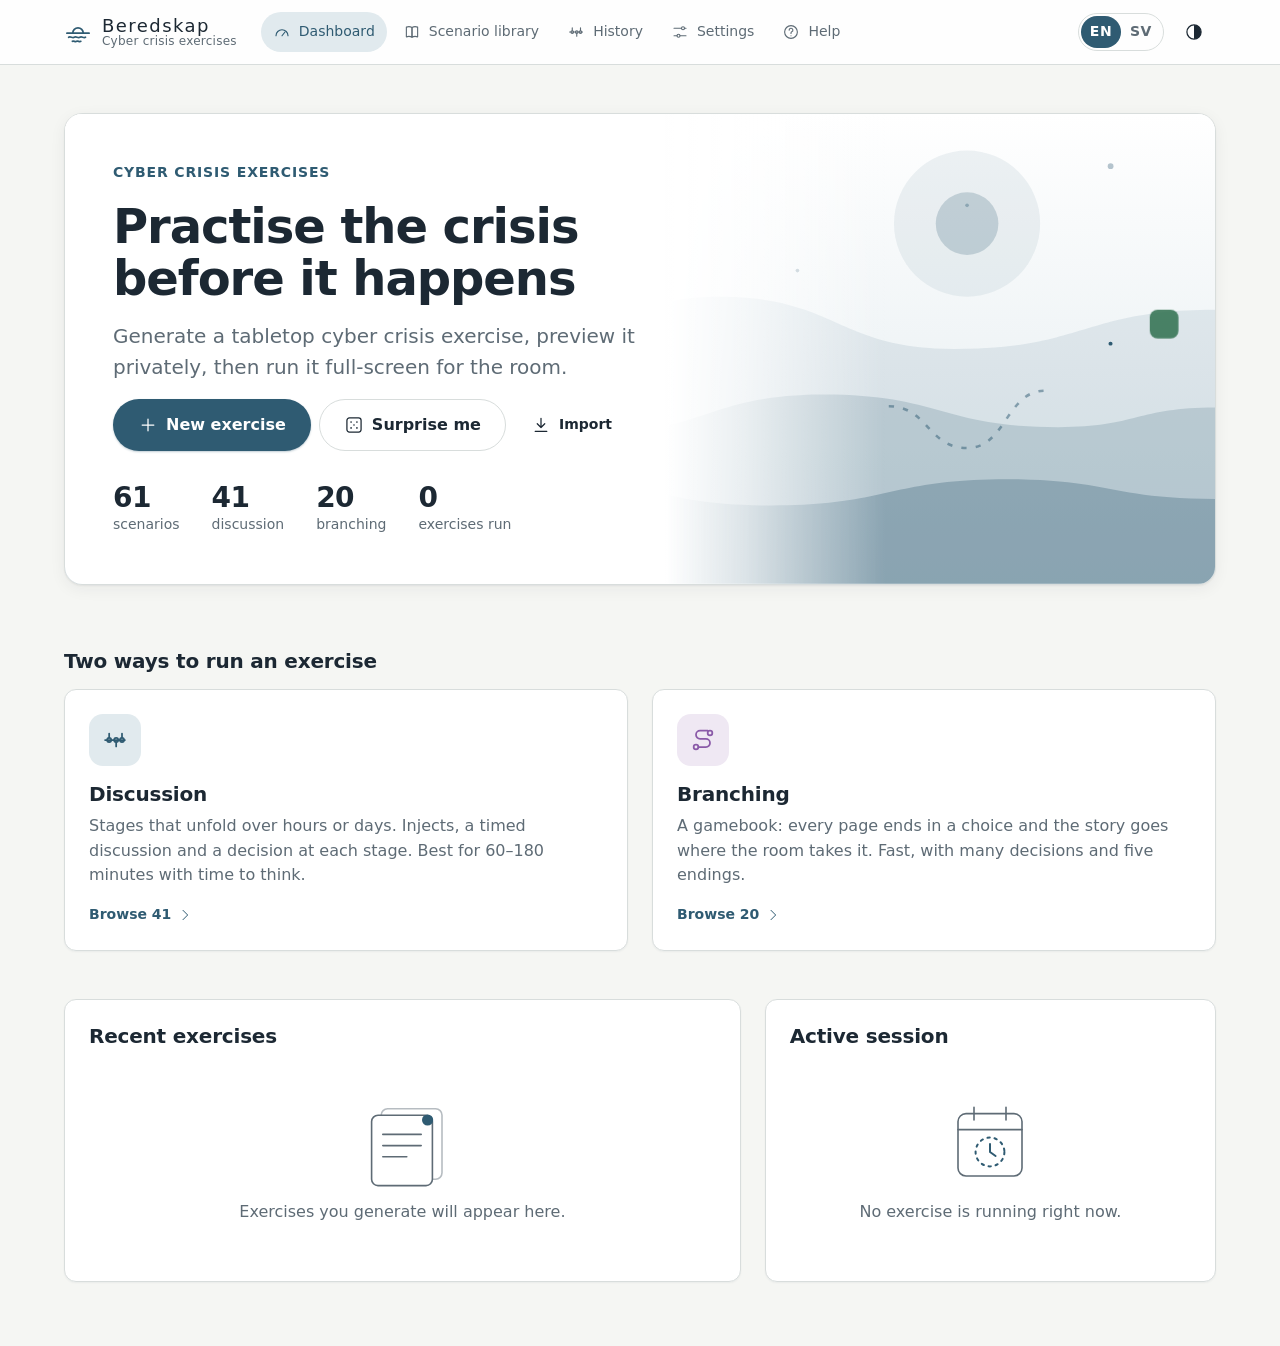
<file: index.html>
<!doctype html>
<!--
  index.html — Beredskap app shell. Classic <script> tags in dependency order so
  the app runs unchanged from file:// and from any static host. No network calls:
  the Content-Security-Policy below forbids them (connect-src 'none').
-->
<html lang="en" data-theme="system">
<head>
  <meta charset="utf-8">
  <meta name="viewport" content="width=device-width, initial-scale=1">
  <meta http-equiv="Content-Security-Policy"
        content="default-src 'none'; script-src 'self'; style-src 'self'; img-src 'self' data: blob:; connect-src 'none'; base-uri 'none'; form-action 'none'">
  <meta name="color-scheme" content="light dark">
  <title>Beredskap</title>
  <link rel="icon" href="favicon.svg" type="image/svg+xml">
  <link rel="stylesheet" href="css/tokens.css">
  <link rel="stylesheet" href="css/app.css">
  <link rel="stylesheet" href="css/stage.css">
  <link rel="stylesheet" href="css/presenter.css">
  <link rel="stylesheet" href="css/print.css" media="print">
</head>
<body>
  <a id="skip-link" class="skip-link" href="#main">Skip to content</a>
  <header id="app-header" class="app-header"></header>
  <div id="storage-banner" class="banner banner--warn" role="alert" hidden></div>
  <main id="main" class="main" tabindex="-1"></main>

  <!-- core -->
  <script src="js/core/namespace.js"></script>
  <script src="js/core/store.js"></script>
  <script src="js/core/rng.js"></script>
  <script src="js/core/i18n.js"></script>
  <script src="js/core/theme.js"></script>
  <script src="js/core/dom.js"></script>
  <!-- data -->
  <script src="js/data/options.js"></script>
  <script src="js/data/roles.js"></script>
  <script src="js/data/environments.js"></script>
  <script src="js/data/names.js"></script>
  <script src="js/data/sectors.js"></script>
  <script src="js/data/frameworks.js"></script>
  <script src="js/data/complications.js"></script>
  <script src="js/data/help.js"></script>
  <!-- engine -->
  <script src="js/engine/template.js"></script>
  <script src="js/engine/pacing.js"></script>
  <script src="js/engine/slides.js"></script>
  <script src="js/engine/branching.js"></script>
  <script src="js/engine/validator.js"></script>
  <script src="js/engine/generator.js"></script>
  <script src="js/engine/session.js"></script>
  <script src="js/engine/edit.js"></script>
  <script src="js/engine/custom.js"></script>
  <!-- graphics -->
  <script src="js/graphics/icons.js"></script>
  <script src="js/graphics/charts.js"></script>
  <script src="js/graphics/routemap.js"></script>
  <script src="js/graphics/illustrations.js"></script>
  <script src="js/graphics/artefacts.js"></script>
  <script src="js/graphics/artwork.js"></script>
  <!-- io -->
  <script src="js/io/export.js"></script>
  <script src="js/io/import.js"></script>
  <script src="js/io/print.js"></script>
  <!-- scenarios -->
  <script src="js/scenarios/_registry.js"></script>
  <script src="js/scenarios/_helpers.js"></script>
  <script src="js/scenarios/s01-ransomware-vpn.js"></script>
  <script src="js/scenarios/s02-bec-invoice.js"></script>
  <script src="js/scenarios/s03-ddos-smokescreen.js"></script>
  <script src="js/scenarios/s04-insider-departing-admin.js"></script>
  <script src="js/scenarios/s05-supply-chain-update.js"></script>
  <script src="js/scenarios/s06-cloud-storage-leak.js"></script>
  <script src="js/scenarios/s07-mfa-fatigue-aitm.js"></script>
  <script src="js/scenarios/s08-wiper-disguised.js"></script>
  <script src="js/scenarios/s09-datacenter-outage.js"></script>
  <script src="js/scenarios/s10-msp-compromise.js"></script>
  <script src="js/scenarios/s11-ot-manufacturing.js"></script>
  <script src="js/scenarios/s12-benign-or-breach.js"></script>
  <script src="js/scenarios/s13-deepfake-executive.js"></script>
  <script src="js/scenarios/s14-cicd-pipeline.js"></script>
  <script src="js/scenarios/s15-hacktivist-doxxing.js"></script>
  <script src="js/scenarios/s16-three-fires.js"></script>
  <script src="js/scenarios/s17-healthcare-ransomware.js"></script>
  <script src="js/scenarios/s18-dns-hijack.js"></script>
  <script src="js/scenarios/s19-zero-day-edge.js"></script>
  <script src="js/scenarios/s20-perfect-storm.js"></script>
  <script src="js/scenarios/s21-cloud-tenant-wipe.js"></script>
  <script src="js/scenarios/s22-physical-intrusion.js"></script>
  <script src="js/scenarios/s23-researcher-disclosure.js"></script>
  <script src="js/scenarios/s24-acquisition-compromise.js"></script>
  <script src="js/scenarios/s25-certificate-expiry.js"></script>
  <script src="js/scenarios/b01-lost-laptop.js"></script>
  <script src="js/scenarios/b02-saas-payroll.js"></script>
  <script src="js/scenarios/b03-api-scraping.js"></script>
  <script src="js/scenarios/b04-social-hijack.js"></script>
  <script src="js/scenarios/b05-chatbot-injection.js"></script>
  <script src="js/scenarios/b06-data-extortion.js"></script>
  <script src="js/scenarios/b07-pos-malware.js"></script>
  <script src="js/scenarios/b08-water-remote.js"></script>
  <script src="js/scenarios/b09-sim-swap.js"></script>
  <script src="js/scenarios/b10-storm-outage.js"></script>
  <script src="js/scenarios/s26-shadow-ai.js"></script>
  <script src="js/scenarios/s27-whistleblower.js"></script>
  <script src="js/scenarios/s28-quiet-dba.js"></script>
  <script src="js/scenarios/s29-cloud-cryptomining.js"></script>
  <script src="js/scenarios/s30-npm-package.js"></script>
  <script src="js/scenarios/s31-browser-extension.js"></script>
  <script src="js/scenarios/s32-supplier-ransomware.js"></script>
  <script src="js/scenarios/s33-cloud-region.js"></script>
  <script src="js/scenarios/s34-time-sync.js"></script>
  <script src="js/scenarios/s35-grey-zone.js"></script>
  <script src="js/scenarios/s36-claims-fraud.js"></script>
  <script src="js/scenarios/s37-underwriting-ai.js"></script>
  <script src="js/scenarios/s38-source-protection.js"></script>
  <script src="js/scenarios/s39-election-night.js"></script>
  <script src="js/scenarios/s40-benefits-outage.js"></script>
  <script src="js/scenarios/s41-public-warning-spoof.js"></script>
  <script src="js/scenarios/b11-reply-all.js"></script>
  <script src="js/scenarios/b12-logic-bomb.js"></script>
  <script src="js/scenarios/b13-gpu-lab.js"></script>
  <script src="js/scenarios/b14-dependency-confusion.js"></script>
  <script src="js/scenarios/b15-oauth-consent.js"></script>
  <script src="js/scenarios/b16-restore-day.js"></script>
  <script src="js/scenarios/b17-ai-agent.js"></script>
  <script src="js/scenarios/b18-insurer-ransomware.js"></script>
  <script src="js/scenarios/b19-newsroom-hijack.js"></script>
  <script src="js/scenarios/b20-protected-identity.js"></script>
  <!-- ui -->
  <script src="js/ui/router.js"></script>
  <script src="js/ui/sync.js"></script>
  <script src="js/ui/dialog.js"></script>
  <script src="js/ui/components.js"></script>
  <script src="js/ui/dashboard.js"></script>
  <script src="js/ui/library.js"></script>
  <script src="js/ui/wizard.js"></script>
  <script src="js/ui/settings.js"></script>
  <script src="js/ui/help.js"></script>
  <script src="js/ui/facilitation.js"></script>
  <script src="js/ui/history.js"></script>
  <script src="js/ui/editor.js"></script>
  <script src="js/ui/builder.js"></script>
  <script src="js/ui/custom-slide.js"></script>
  <script src="js/ui/stage.js"></script>
  <script src="js/ui/presenter.js"></script>
  <script src="js/ui/debrief.js"></script>
  <!-- boot -->
  <script src="js/app.js"></script>
</body>
</html>
</file>
<file: css/tokens.css>
/*
 * tokens.css — Design tokens for the "Nordic" design system: colours (light and
 * dark), spacing, type scale, radii, motion.
 *
 * Themes apply to any [data-theme] scope, not just :root, so the operator UI
 * (<html data-theme>) and the stage root (its own data-theme) are independent.
 * "system" follows prefers-color-scheme; the dark media block is guarded by
 * :not([data-theme="light"]) so an explicit light choice always wins.
 */

/* ---- Theme-independent tokens ---------------------------------------------- */
:root {
  --font: "Inter", "Segoe UI Variable", "Segoe UI", system-ui, -apple-system, "Helvetica Neue", Arial, sans-serif;
  --font-mono: ui-monospace, "Cascadia Mono", "SF Mono", Menlo, Consolas, monospace;

  /* Operator type scale: 14 / 16 / 20 / 28 / 40 */
  --fs-sm: 14px;
  --fs-md: 16px;
  --fs-lg: 20px;
  --fs-xl: 28px;
  --fs-2xl: 40px;

  /* 8px spacing grid (with one half step for tight UI) */
  --s-half: 4px;
  --s1: 8px;
  --s2: 16px;
  --s3: 24px;
  --s4: 32px;
  --s5: 48px;
  --s6: 64px;

  --radius: 12px;
  --radius-sm: 8px;
  --radius-lg: 18px;
  --radius-pill: 999px;

  --hairline: 1px;
  --focus-ring: 2px;

  /* Motion: three durations, one standard and one emphasised easing. */
  --dur: 240ms;
  --dur-1: 120ms;
  --dur-2: 200ms;
  --dur-3: 320ms;
  --ease: cubic-bezier(0.2, 0.7, 0.2, 1);
  --ease-emph: cubic-bezier(0.16, 1, 0.3, 1);

  --content-max: 1200px;
}

/* ---- Light (default) ---------------------------------------------------------- */
:root,
[data-theme="light"],
[data-theme="system"] {
  color-scheme: light;
  --bg: #F5F6F3;
  --surface: #FFFFFF;
  --surface-2: #ECEDE8;
  --ink: #1C2833;
  --ink-muted: #5E6B75;
  --line: #D8DDDC;
  --line-strong: #7C878F; /* form-control borders: >= 3:1 on every surface (WCAG 1.4.11) */
  --accent: #2F5B72;
  --ok: #2E6E4E;
  --warn: #8B6009;
  --danger: #A8362B;
  --info: #56678C;

  /* Text placed ON a filled accent/semantic surface */
  --on-accent: #FFFFFF;
  /* Soft tints for badges and notices (derived, low-chroma) */
  --accent-soft: #E1EAEE;
  --ok-soft: #E0EDE5;
  --warn-soft: #F4EAD5;
  --danger-soft: #F4E1DE;
  --info-soft: #E4E8F1;

  /* Categorical series (data identity; never status). Validated with the dataviz
     palette checker against #FFFFFF and #F5F6F3: lightness, chroma, CVD ΔE ≥ 8, contrast. */
  --series-1: #2A6CB0;
  --series-2: #C2672B;
  --series-3: #0F9080;
  --series-4: #8A5AA8;

  --shadow: 0 1px 2px rgba(28, 40, 51, 0.06), 0 4px 16px rgba(28, 40, 51, 0.06);
  --shadow-sm: 0 1px 2px rgba(28, 40, 51, 0.05);
  --shadow-lift: 0 2px 4px rgba(28, 40, 51, 0.06), 0 12px 28px rgba(28, 40, 51, 0.10);
}

/* ---- Dark (explicit) ------------------------------------------------------------ */
[data-theme="dark"] {
  color-scheme: dark;
  --bg: #11161B;
  --surface: #18222B;
  --surface-2: #202D38;
  --ink: #EEF2F5;
  --ink-muted: #A3B0BA;
  --line: #33424E;
  --line-strong: #6E7F8C;
  --accent: #85B7CF;
  --ok: #8DC0A0;
  --warn: #E0B160;
  --danger: #E8807A;
  --info: #A6B6D8;

  --on-accent: #11161B;
  --accent-soft: #1F3542;
  --ok-soft: #1E3329;
  --warn-soft: #3A3020;
  --danger-soft: #3D2524;
  --info-soft: #262F43;

  /* Categorical series, stepped for the dark surfaces #18222B and #11161B (validated). */
  --series-1: #4A8BD0;
  --series-2: #CC6F38;
  --series-3: #1E9E8C;
  --series-4: #9C70C4;

  --shadow: 0 1px 2px rgba(0, 0, 0, 0.3), 0 4px 16px rgba(0, 0, 0, 0.25);
  --shadow-sm: 0 1px 2px rgba(0, 0, 0, 0.25);
  --shadow-lift: 0 2px 4px rgba(0, 0, 0, 0.3), 0 14px 32px rgba(0, 0, 0, 0.35);
}

/* ---- Dark (system preference) ------------------------------------------------------ */
@media (prefers-color-scheme: dark) {
  :root:not([data-theme="light"]),
  [data-theme="system"] {
    color-scheme: dark;
    --bg: #11161B;
    --surface: #18222B;
    --surface-2: #202D38;
    --ink: #EEF2F5;
    --ink-muted: #A3B0BA;
    --line: #33424E;
    --line-strong: #6E7F8C;
    --accent: #85B7CF;
    --ok: #8DC0A0;
    --warn: #E0B160;
    --danger: #E8807A;
    --info: #A6B6D8;

    --on-accent: #11161B;
    --accent-soft: #1F3542;
    --ok-soft: #1E3329;
    --warn-soft: #3A3020;
    --danger-soft: #3D2524;
    --info-soft: #262F43;

  /* Categorical series, stepped for the dark surfaces #18222B and #11161B (validated). */
  --series-1: #4A8BD0;
  --series-2: #CC6F38;
  --series-3: #1E9E8C;
  --series-4: #9C70C4;

    --shadow: 0 1px 2px rgba(0, 0, 0, 0.3), 0 4px 16px rgba(0, 0, 0, 0.25);
    --shadow-sm: 0 1px 2px rgba(0, 0, 0, 0.25);
    --shadow-lift: 0 2px 4px rgba(0, 0, 0, 0.3), 0 14px 32px rgba(0, 0, 0, 0.35);
  }
}

@media (prefers-reduced-motion: reduce) {
  :root {
    --dur: 0ms;
    --dur-1: 0ms;
    --dur-2: 0ms;
    --dur-3: 0ms;
  }
}
</file>
<file: css/app.css>
/*
 * app.css — Operator UI: base, shell, layout, components (buttons, cards,
 * badges, forms, segmented controls, dialogs, toasts) and the views built so far.
 * Uses tokens from tokens.css only; no hard-coded colours.
 */

/* ---- Base ------------------------------------------------------------------------ */
*,
*::before,
*::after {
  box-sizing: border-box;
}

html {
  -webkit-text-size-adjust: 100%;
}

/* Component display rules must never defeat the hidden attribute. */
[hidden] {
  display: none !important;
}

body {
  margin: 0;
  min-height: 100vh;
  background: var(--bg);
  color: var(--ink);
  font-family: var(--font);
  font-size: var(--fs-md);
  line-height: 1.55;
  -webkit-font-smoothing: antialiased;
  text-rendering: optimizeLegibility;
}

h1,
h2,
h3 {
  margin: 0;
  font-weight: 600;
  line-height: 1.2;
  letter-spacing: -0.01em;
}
h1 { font-size: var(--fs-2xl); font-weight: 650; letter-spacing: -0.022em; line-height: 1.1; }
h2 { font-size: var(--fs-lg); }
h3 { font-size: var(--fs-md); }

p { margin: 0; }

a {
  color: var(--accent);
}

:focus-visible {
  outline: var(--focus-ring) solid var(--accent);
  outline-offset: 2px;
}
h1:focus { outline: none; } /* programmatic focus after navigation only */

.sprite {
  position: absolute;
  width: 0;
  height: 0;
  overflow: hidden;
}

.icon {
  flex: none;
  fill: none;
  stroke: currentColor;
  stroke-width: 1.5;
  stroke-linecap: round;
  stroke-linejoin: round;
  vertical-align: middle;
}

.sr-only {
  position: absolute;
  width: 1px;
  height: 1px;
  padding: 0;
  margin: -1px;
  overflow: hidden;
  clip: rect(0 0 0 0);
  white-space: nowrap;
  border: 0;
}

.muted { color: var(--ink-muted); }
.small { font-size: var(--fs-sm); }
.mono { font-family: var(--font-mono); font-size: 0.92em; }
.lead { font-size: var(--fs-lg); color: var(--ink-muted); max-width: 70ch; }
.eyebrow {
  font-size: var(--fs-sm);
  font-weight: 600;
  letter-spacing: 0.06em;
  text-transform: uppercase;
  color: var(--ink-muted);
}
.tabular { font-variant-numeric: tabular-nums; }

/* ---- Skip link & banner ---------------------------------------------------------------- */
.skip-link {
  position: absolute;
  left: var(--s2);
  top: -100px;
  z-index: 100;
  padding: var(--s1) var(--s2);
  background: var(--accent);
  color: var(--on-accent);
  border-radius: var(--radius-sm);
}
.skip-link:focus { top: var(--s1); }

.banner {
  display: flex;
  gap: var(--s1);
  align-items: center;
  padding: var(--s1) var(--s3);
  font-size: var(--fs-sm);
}
.banner--warn {
  background: var(--warn-soft);
  color: var(--ink);
  border-bottom: var(--hairline) solid var(--warn);
}
.banner--warn .icon { color: var(--warn); }

/* ---- Shell ---------------------------------------------------------------------------- */
.app-header {
  position: sticky;
  top: 0;
  z-index: 10;
  background: color-mix(in srgb, var(--surface) 88%, transparent);
  -webkit-backdrop-filter: saturate(1.4) blur(10px);
  backdrop-filter: saturate(1.4) blur(10px);
  border-bottom: var(--hairline) solid var(--line);
}
.app-header__inner {
  display: flex;
  align-items: center;
  gap: var(--s3);
  max-width: var(--content-max);
  margin: 0 auto;
  padding: var(--s1) var(--s3);
  min-height: 64px;
}
.app-header__tools {
  display: flex;
  align-items: center;
  gap: var(--s1);
  margin-left: auto;
}

.wordmark {
  display: flex;
  align-items: center;
  gap: 10px;
  color: var(--ink);
  text-decoration: none;
}
.wordmark__mark { color: var(--accent); }
.wordmark__text { display: flex; flex-direction: column; line-height: 1.1; }
.wordmark__name {
  font-weight: 500;
  font-size: 18px;
  letter-spacing: 0.08em;
}
.wordmark__tagline { font-size: 12px; color: var(--ink-muted); letter-spacing: 0.02em; }

.nav ul {
  display: flex;
  gap: var(--s-half);
  margin: 0;
  padding: 0;
  list-style: none;
}
.nav__link {
  display: inline-flex;
  align-items: center;
  gap: var(--s1);
  min-height: 40px;
  padding: 0 12px;
  border-radius: var(--radius-pill);
  color: var(--ink-muted);
  font-size: var(--fs-sm);
  font-weight: 500;
  text-decoration: none;
  white-space: nowrap;
  transition: background var(--dur) var(--ease), color var(--dur) var(--ease);
}
.nav__link:hover { background: var(--surface-2); color: var(--ink); }
.nav__link[aria-current="page"] { background: var(--accent-soft); color: var(--accent); }

.lang-switch {
  display: inline-flex;
  border: var(--hairline) solid var(--line);
  border-radius: var(--radius-pill);
  padding: 2px;
}
.lang-switch__btn {
  min-width: 40px;
  min-height: 32px;
  border: 0;
  border-radius: var(--radius-pill);
  background: transparent;
  color: var(--ink-muted);
  font: inherit;
  font-size: var(--fs-sm);
  font-weight: 600;
  letter-spacing: 0.04em;
  cursor: pointer;
}
.lang-switch__btn[aria-pressed="true"] { background: var(--accent); color: var(--on-accent); }

.save-status {
  display: inline-flex;
  align-items: center;
  gap: var(--s-half);
  margin-right: var(--s1);
  font-size: var(--fs-sm);
  color: var(--ink-muted);
  font-variant-numeric: tabular-nums;
}
.save-status[data-tone="ok"] .icon { color: var(--ok); }
.save-status[data-tone="warn"],
.save-status[data-tone="danger"] { color: var(--danger); }

.main {
  max-width: var(--content-max);
  margin: 0 auto;
  padding: var(--s5) var(--s3) var(--s6);
}
.main:focus { outline: none; }

body.is-bare .app-header,
body.is-bare .skip-link { display: none; }
body.is-bare .main { max-width: none; padding: 0; }

/* ---- Layout -------------------------------------------------------------------------- */
.page-header {
  display: flex;
  flex-wrap: wrap;
  align-items: flex-end;
  justify-content: space-between;
  gap: var(--s3);
  margin-bottom: var(--s4);
}
.page-header__text { display: grid; gap: var(--s1); }
.page-header__actions { display: flex; gap: var(--s1); flex-wrap: wrap; }

.grid { display: grid; gap: var(--s3); }
.grid--dashboard { grid-template-columns: 3fr 2fr; }
.grid--two { grid-template-columns: repeat(auto-fit, minmax(min(340px, 100%), 1fr)); align-items: start; }
.grid--overview { grid-template-columns: repeat(auto-fit, minmax(min(440px, 100%), 1fr)); align-items: start; }
.grid--cards { grid-template-columns: repeat(auto-fill, minmax(min(340px, 100%), 1fr)); }
.card--wide { grid-column: 1 / -1; }

.stack { display: grid; gap: var(--s2); }
.stack-sm { display: grid; gap: var(--s1); }
.actions { display: flex; flex-wrap: wrap; gap: var(--s1); align-items: center; }

/* ---- Cards ---------------------------------------------------------------------------- */
.card {
  display: grid;
  gap: var(--s2);
  align-content: start;
  padding: var(--s3);
  background: var(--surface);
  border: var(--hairline) solid var(--line);
  border-radius: var(--radius);
  box-shadow: var(--shadow-sm);
}
.card--hero { box-shadow: var(--shadow); }

.empty {
  display: grid;
  justify-items: center;
  gap: var(--s1);
  padding: var(--s4) var(--s2);
  color: var(--ink-muted);
  text-align: center;
}

.list { list-style: none; margin: 0; padding: 0; }
.list__item {
  display: flex;
  align-items: center;
  justify-content: space-between;
  gap: var(--s2);
  padding: 12px 0;
  border-top: var(--hairline) solid var(--line);
}
.list__item:first-child { border-top: 0; }
.list__main { display: grid; gap: 2px; min-width: 0; }
.list__title { font-weight: 500; }

.bullets { margin: 0; padding-left: 1.2em; display: grid; gap: var(--s-half); }

.resume { display: flex; justify-content: space-between; align-items: center; gap: var(--s2); }
.resume__title { font-weight: 500; }

/* ---- Buttons ---------------------------------------------------------------------------- */
.btn {
  display: inline-flex;
  align-items: center;
  justify-content: center;
  gap: var(--s1);
  min-height: 44px; /* touch target */
  padding: 0 var(--s2);
  border: var(--hairline) solid transparent;
  border-radius: var(--radius-pill);
  font: inherit;
  font-size: var(--fs-sm);
  font-weight: 600;
  text-decoration: none;
  cursor: pointer;
  transition: background var(--dur) var(--ease), border-color var(--dur) var(--ease), color var(--dur) var(--ease);
}
.btn:disabled { opacity: 0.5; cursor: not-allowed; }
.btn--primary { background: var(--accent); color: var(--on-accent); }
.btn--primary:hover:not(:disabled) { filter: brightness(1.08); }
.btn--secondary { background: var(--surface); color: var(--ink); border-color: var(--line); }
.btn--secondary:hover:not(:disabled) { background: var(--surface-2); }
.btn--ghost { background: transparent; color: var(--ink); }
.btn--ghost:hover:not(:disabled) { background: var(--surface-2); }
.btn--danger { background: var(--surface); color: var(--danger); border-color: var(--danger); }
.btn--danger:hover:not(:disabled) { background: var(--danger-soft); }
.btn--icon { width: 44px; padding: 0; }
.btn--sm { min-height: 36px; padding: 0 12px; }
.btn--sm.btn--icon { width: 36px; padding: 0; }
/* Instant tooltip for icon-only buttons: the label from data-tip, on mouse hover and keyboard focus.
   display:none when idle so it never adds scrollable overflow. */
.btn[data-tip] { position: relative; }
.btn[data-tip]::after {
  content: attr(data-tip);
  display: none;
  position: absolute;
  bottom: calc(100% + 8px);
  left: 50%;
  transform: translateX(-50%);
  z-index: 30;
  padding: 5px 10px;
  border-radius: var(--radius-sm);
  background: var(--ink);
  color: var(--bg);
  font-size: var(--fs-sm);
  font-weight: 500;
  line-height: 1.3;
  white-space: nowrap;
  pointer-events: none;
  box-shadow: var(--shadow-sm);
}
.btn[data-tip]:hover::after, .btn[data-tip]:focus-visible::after { display: block; }
.btn[data-tip]:disabled:hover::after { opacity: 0.9; }
/* Keep the tooltip inside the row at the end of a button group. */
.btn[data-tip]:last-child::after { left: auto; right: 0; transform: none; }
.btn--danger-hover:hover { color: var(--danger); }
.btn--lg { min-height: 52px; padding: 0 var(--s3); font-size: var(--fs-md); }

/* ---- Badges ------------------------------------------------------------------------------- */
.badges { display: flex; flex-wrap: wrap; gap: 6px; }
.badge {
  display: inline-flex;
  align-items: center;
  gap: var(--s-half);
  padding: 2px 10px;
  border-radius: var(--radius-pill);
  font-size: 12px;
  font-weight: 600;
  line-height: 20px;
  background: var(--surface-2);
  color: var(--ink-muted);
}
.badge--accent { background: var(--accent-soft); color: var(--accent); }
.badge--ok { background: var(--ok-soft); color: var(--ok); }
.badge--warn { background: var(--warn-soft); color: var(--warn); }
.badge--danger { background: var(--danger-soft); color: var(--danger); }
.badge--info { background: var(--info-soft); color: var(--info); }

.notice {
  padding: 12px var(--s2);
  border-radius: var(--radius-sm);
  border-left: 3px solid var(--line);
  background: var(--surface-2);
}
.notice--warn { border-left-color: var(--warn); background: var(--warn-soft); }

/* ---- Forms -------------------------------------------------------------------------------- */
.field { display: grid; gap: 6px; align-content: start; min-width: 0; }
.field--grow { flex: 1 1 260px; }
.field__label { font-size: var(--fs-sm); font-weight: 600; color: var(--ink); padding: 0; }
.field__hint { font-size: var(--fs-sm); color: var(--ink-muted); }

.input {
  width: 100%;
  min-height: 44px;
  padding: 0 12px;
  background: var(--surface);
  color: var(--ink);
  border: var(--hairline) solid var(--line-strong);
  border-radius: var(--radius-sm);
  font: inherit;
}
.input:hover { border-color: var(--ink-muted); }
.input:focus-visible { outline-offset: 0; border-color: var(--accent); }
.input--sm { min-height: 36px; font-size: var(--fs-sm); }
select.input { padding-right: 32px; }

.toolbar {
  display: flex;
  flex-wrap: wrap;
  gap: var(--s2);
  align-items: end;
  margin-bottom: var(--s3);
}
.toolbar .field:not(.field--grow) { flex: 0 1 240px; }

.form-section > h2 { margin-bottom: var(--s-half); }
.form-grid {
  display: grid;
  grid-template-columns: repeat(auto-fit, minmax(min(280px, 100%), 1fr));
  gap: var(--s3);
  align-items: start;
}

fieldset { margin: 0; padding: 0; border: 0; min-width: 0; }
.fieldset { display: grid; gap: var(--s1); padding-top: var(--s1); }
.segmented-field { display: grid; gap: 6px; }

.segmented {
  display: inline-flex;
  flex-wrap: wrap;
  gap: var(--s-half);
  padding: var(--s-half);
  background: var(--surface-2);
  border-radius: var(--radius);
  justify-self: start;
}
.segmented--wrap { display: grid; grid-template-columns: repeat(auto-fit, minmax(min(180px, 100%), 1fr)); justify-self: stretch; }
.segmented__option { position: relative; display: flex; }
.segmented__option input {
  position: absolute;
  opacity: 0;
  inset: 0;
  margin: 0;
  cursor: pointer;
}
.segmented__label {
  display: grid;
  gap: 2px;
  align-content: center;
  width: 100%;
  min-height: 40px;
  padding: 6px 14px;
  border-radius: var(--radius-sm);
  font-size: var(--fs-sm);
  font-weight: 500;
  color: var(--ink-muted);
  transition: background var(--dur) var(--ease), color var(--dur) var(--ease);
}
.segmented__label small { font-size: 12px; font-weight: 400; }
.segmented__option input:checked + .segmented__label {
  background: var(--surface);
  color: var(--ink);
  box-shadow: inset 0 0 0 var(--hairline) var(--line), var(--shadow);
}
.segmented__option input:checked + .segmented__label > span:first-child::before {
  content: "";
  display: inline-block;
  width: 6px;
  height: 6px;
  margin-right: 8px;
  vertical-align: middle;
  border-radius: 50%;
  background: var(--accent); /* plus weight/contrast change: state is not colour-only */
}
.segmented__option input:focus-visible + .segmented__label {
  outline: var(--focus-ring) solid var(--accent);
  outline-offset: 1px;
}

.check {
  display: inline-flex;
  align-items: flex-start;
  gap: 10px;
  min-height: 32px;
  padding: 4px 0;
  cursor: pointer;
}
.check input {
  width: 18px;
  height: 18px;
  margin: 2px 0 0;
  accent-color: var(--accent);
  flex: none;
}
.check-row { display: flex; flex-wrap: wrap; gap: var(--s1) var(--s3); }

.role-grid {
  display: grid;
  grid-template-columns: repeat(auto-fill, minmax(min(260px, 100%), 1fr));
  gap: var(--s-half) var(--s3);
}
.role-row { display: grid; gap: var(--s-half); align-content: start; }

.range-row { display: flex; align-items: center; gap: var(--s2); }
.range { flex: 1; accent-color: var(--accent); min-height: 44px; }
.range-value {
  min-width: 2.5ch;
  font-size: var(--fs-xl);
  font-weight: 600;
  font-variant-numeric: tabular-nums;
  text-align: right;
}

.inline-add { display: flex; flex-wrap: wrap; gap: var(--s1); align-items: end; }
.inline-add > .input { flex: 1 1 200px; }

.chip-list { display: flex; flex-wrap: wrap; gap: var(--s1); margin: 0; padding: 0; list-style: none; }
.chip {
  display: inline-flex;
  align-items: center;
  gap: var(--s-half);
  padding-left: 12px;
  border: var(--hairline) solid var(--line);
  border-radius: var(--radius-pill);
  font-size: var(--fs-sm);
  background: var(--surface-2);
}

/* ---- Wizard -------------------------------------------------------------------------------- */
.wizard { display: grid; gap: var(--s3); }
.advanced > summary {
  display: flex;
  align-items: center;
  justify-content: space-between;
  list-style: none;
  cursor: pointer;
  min-height: 44px;
}
.advanced > summary::-webkit-details-marker { display: none; }
.advanced__chevron { transition: transform var(--dur) var(--ease); color: var(--ink-muted); }
.advanced[open] .advanced__chevron { transform: rotate(180deg); }
.advanced[open] > summary { margin-bottom: var(--s1); }
.wizard__footer {
  position: sticky;
  bottom: 0;
  display: flex;
  justify-content: flex-end;
  padding: var(--s2) 0;
  background: linear-gradient(to top, var(--bg) 70%, transparent);
}

/* ---- Library -------------------------------------------------------------------------------- */
.results { display: grid; gap: var(--s2); }
.scenario-card { grid-template-rows: auto auto auto 1fr auto auto; }
.scenario-card__head { display: flex; gap: var(--s2); align-items: flex-start; }
.scenario-card__title { font-size: var(--fs-lg); margin-bottom: var(--s1); }
.scenario-card__summary { color: var(--ink-muted); }
.emblem {
  display: grid;
  place-items: center;
  flex: none;
  width: 56px;
  height: 56px;
  border-radius: 50%;
  background: var(--accent-soft);
  color: var(--accent);
}

/* ---- Dialogs -------------------------------------------------------------------------------- */
.dialog {
  width: min(520px, calc(100vw - 32px));
  max-height: calc(100vh - 64px);
  padding: 0;
  border: var(--hairline) solid var(--line);
  border-radius: var(--radius);
  background: var(--surface);
  color: var(--ink);
  box-shadow: var(--shadow);
}
.dialog--wide { width: min(760px, calc(100vw - 32px)); }
.dialog::backdrop { background: rgba(17, 22, 27, 0.45); }
.dialog__header {
  display: flex;
  justify-content: space-between;
  align-items: center;
  gap: var(--s2);
  padding: var(--s2) var(--s2) var(--s1) var(--s3);
}
.dialog__body { padding: var(--s1) var(--s3) var(--s2); overflow: auto; }
.dialog__footer {
  display: flex;
  flex-wrap: wrap;
  justify-content: flex-end;
  gap: var(--s1);
  padding: var(--s2) var(--s3);
  border-top: var(--hairline) solid var(--line);
}

/* ---- Toasts -------------------------------------------------------------------------------- */
.toasts {
  position: fixed;
  right: var(--s3);
  bottom: var(--s3);
  z-index: 50;
  display: grid;
  gap: var(--s1);
  max-width: min(420px, calc(100vw - 48px));
}
.toast {
  display: flex;
  gap: var(--s1);
  align-items: flex-start;
  padding: 12px var(--s2);
  background: var(--surface);
  color: var(--ink);
  border: var(--hairline) solid var(--line);
  border-left: 3px solid var(--info);
  border-radius: var(--radius-sm);
  box-shadow: var(--shadow);
  font-size: var(--fs-sm);
  animation: toast-in var(--dur) var(--ease);
  transition: opacity var(--dur) var(--ease), transform var(--dur) var(--ease);
}
.toast.is-leaving { opacity: 0; transform: translateY(8px); }
.toast--ok { border-left-color: var(--ok); }
.toast--ok .icon { color: var(--ok); }
.toast--warn { border-left-color: var(--warn); }
.toast--warn .icon { color: var(--warn); }
.toast--danger { border-left-color: var(--danger); }
.toast--danger .icon { color: var(--danger); }
.toast--info .icon { color: var(--info); }

@keyframes toast-in {
  from { opacity: 0; transform: translateY(8px); }
  to { opacity: 1; transform: none; }
}

/* ---- Responsive -------------------------------------------------------------------------------- */
@media (max-width: 1080px) {
  .app-header__inner { flex-wrap: wrap; gap: var(--s1) var(--s2); }
  .nav { order: 3; width: 100%; overflow-x: auto; }
  .grid--dashboard { grid-template-columns: 1fr; }
}
/* Icons only once the labelled menu no longer fits on one row (the labels stay for screen readers). */
@media (max-width: 720px) {
  .nav__link span { position: absolute; width: 1px; height: 1px; overflow: hidden; clip: rect(0 0 0 0); }
}
@media (max-width: 560px) {
  h1 { font-size: var(--fs-xl); }
  .main { padding: var(--s3) var(--s2) var(--s5); }
  .grid--cards, .grid--two { grid-template-columns: 1fr; }
  .wordmark__tagline { display: none; }
}

@media (prefers-reduced-motion: reduce) {
  *, *::before, *::after {
    animation-duration: 0ms !important;
    animation-delay: 0ms !important;
    transition-duration: 0ms !important;
  }
}

/* ---- Exercise preview (editor) ---------------------------------------------------------- */
.section-title { margin-top: var(--s2); }
.notice { display: flex; gap: var(--s1); align-items: flex-start; }
.notice--danger { display: block; border-left-color: var(--danger); background: var(--danger-soft); }
.notice--ok { border-left-color: var(--ok); background: var(--ok-soft); }
.notice--ok .icon { color: var(--ok); }
.notice__title { display: flex; gap: var(--s1); align-items: center; font-weight: 600; margin-bottom: var(--s1); }
.notice__title .icon { color: var(--danger); }

.kv { display: grid; grid-template-columns: max-content 1fr; gap: 6px var(--s2); margin: 0; }
.kv dt { color: var(--ink-muted); font-size: var(--fs-sm); }
.kv dd { margin: 0; }

.table-wrap { overflow-x: auto; }
.table { width: 100%; border-collapse: collapse; font-size: var(--fs-sm); }
.table th { text-align: left; font-weight: 600; color: var(--ink-muted); padding: 8px; border-bottom: var(--hairline) solid var(--line); }
.table td { padding: 8px; border-bottom: var(--hairline) solid var(--line); vertical-align: middle; }
.avatar {
  display: inline-grid;
  place-items: center;
  width: 28px;
  height: 28px;
  border-radius: 50%;
  background: var(--accent-soft);
  color: var(--accent);
  font-size: 11px;
  font-weight: 700;
  letter-spacing: 0.02em;
}

.pacing { list-style: none; margin: 0; padding: 0; }
.pacing li { display: flex; justify-content: space-between; gap: var(--s2); padding: 6px 0; border-top: var(--hairline) solid var(--line); font-size: var(--fs-sm); }
.pacing li:first-child { border-top: 0; }

.fact-list, .inject-list, .question-list { list-style: none; margin: 0; padding: 0; display: grid; gap: 12px; }
.fact-list li { display: grid; gap: 6px; justify-items: start; }
.timeline-list { margin: 0; padding-left: 1.2em; display: grid; gap: 6px; font-size: var(--fs-sm); }
.timeline-list li { display: grid; grid-template-columns: minmax(150px, max-content) 1fr; gap: var(--s2); }

.stage-preview > summary {
  display: flex;
  align-items: center;
  gap: var(--s2);
  list-style: none;
  cursor: pointer;
  min-height: 44px;
}
.stage-preview > summary::-webkit-details-marker { display: none; }
.stage-preview[open] > summary { margin-bottom: var(--s1); }
.stage-preview[open] .advanced__chevron { transform: rotate(180deg); }
.stage-preview__num {
  display: grid;
  place-items: center;
  flex: none;
  width: 36px;
  height: 36px;
  border-radius: 50%;
  background: var(--accent);
  color: var(--on-accent);
  font-weight: 700;
}
.stage-preview__title { display: grid; flex: 1; min-width: 0; }
.twist-preview { padding: 12px var(--s2); border-left: 3px solid var(--warn); background: var(--warn-soft); border-radius: var(--radius-sm); display: grid; gap: 4px; }

.inject { padding: 12px var(--s2); border: var(--hairline) solid var(--line); border-radius: var(--radius-sm); display: grid; gap: 6px; }
.inject__head { display: flex; flex-wrap: wrap; gap: 6px; align-items: center; }
.inject__time { font-weight: 600; margin-right: var(--s-half); }
.inject__headline { font-weight: 600; }
.facilitator-text { font-size: var(--fs-sm); color: var(--ink-muted); display: grid; gap: 4px; }
.branch { padding-left: var(--s2); border-left: 2px dashed var(--line); }
.question-list li { display: grid; gap: 4px; }
.decision-preview__q { font-weight: 600; font-size: var(--fs-lg); }
.options { margin: var(--s1) 0 0; padding-left: 1.6em; display: grid; gap: 4px; }

/* Emblem badge sits on the surface so the badge icon reads over the main icon. */
.emblem-badge { fill: var(--surface); }
.emblem { width: 64px; height: 64px; background: transparent; }

/* ---- Print root, facilitation forms, editor, history ---------------------------- */
#print-root { display: none; }

.fx-form { display: grid; gap: 10px; }
.form-grid--tight { gap: var(--s2); grid-template-columns: repeat(auto-fit, minmax(min(160px, 100%), 1fr)); }
.fx-obs-list, .fx-objectives { list-style: none; margin: 0; padding: 0; display: grid; gap: 12px; }
.fx-obs { display: grid; gap: 6px; padding: 12px; border: var(--hairline) solid var(--line); border-radius: var(--radius-sm); }
/* Improvement plan */
.fx-plan { display: grid; gap: 12px; }
.fx-plan__list { list-style: none; margin: 0; padding: 0; display: grid; gap: 12px; counter-reset: plan; }
.fx-plan__item { display: grid; gap: 8px; padding: 12px; border: var(--hairline) solid var(--line); border-left: 4px solid var(--accent); border-radius: var(--radius-sm); }
.fx-plan__item--progress { border-left-color: var(--info); }
.fx-plan__item--done { border-left-color: var(--ok); opacity: 0.8; }
.fx-plan__item--dropped { border-left-color: var(--line-strong); opacity: 0.65; }
.fx-plan__item.is-overdue { border-left-color: var(--warn); }
.fx-plan__head { display: flex; gap: 8px; align-items: center; }
.fx-plan__text { flex: 1; font-weight: 600; }
.fx-plan__new summary { cursor: pointer; font-weight: 600; margin-bottom: 8px; }
.fx-plan__new[open] { display: grid; gap: 8px; }
.fx-plan__suggestions { list-style: none; margin: 0; padding: 0; display: grid; gap: 8px; }
.fx-plan__suggestions li { display: flex; gap: 12px; align-items: center; justify-content: space-between; padding: 8px 12px; background: var(--surface-2); border-radius: var(--radius-sm); }
.fx-plan__suggestion { display: grid; gap: 2px; }
.history-actions { margin-top: var(--s3); }
.history-actions__item .list__main { text-decoration: none; color: inherit; display: grid; gap: 4px; }
.fx-obs .actions select { width: auto; min-height: 36px; }
.fx-objective { display: grid; gap: 6px; padding-bottom: 12px; border-bottom: var(--hairline) solid var(--line); }
.fx-objective:last-child { border-bottom: 0; }
.fx-objective__text { font-weight: 500; }
.fx-objective__teaser { margin-top: -0.25rem; font-style: italic; }
.fx-scorecard { display: grid; gap: 12px; }

.pres-fold > summary { display: flex; align-items: center; gap: var(--s1); cursor: pointer; list-style: none; min-height: 36px; }
.pres-fold > summary::-webkit-details-marker { display: none; }
.pres-fold > summary h2 { flex: 1; }
.pres-fold[open] > summary { margin-bottom: var(--s1); }

.editable { font: inherit; line-height: 1.45; background: var(--surface); }
.editable--title { font-size: var(--fs-lg); font-weight: 600; }
.inject.is-disabled { opacity: 0.55; }
.inject.is-disabled .inject__headline, .inject.is-disabled p { text-decoration: line-through; }
.inject__timeedit { display: inline-flex; align-items: center; gap: 6px; }
.input--num { width: 96px; }
.input--auto { width: auto; }
.slide-order { list-style: none; margin: 0; padding: 0; display: grid; gap: 4px; font-size: var(--fs-sm); }
.slide-order li { display: grid; grid-template-columns: 2ch 1fr auto; gap: var(--s1); align-items: center; padding: 4px 8px; border-radius: var(--radius-sm); background: var(--surface-2); }
.slide-order__btns { display: inline-flex; gap: 2px; }
.slide-order__btns .btn--icon .icon { transform: rotate(90deg); }

.strike { text-decoration: line-through; color: var(--ink-muted); }
.history-item.is-archived { opacity: 0.7; }
.history-item .badges { align-items: center; }
/* Six equal icon buttons on one row, centred on the row's midline, never wrapping. */
.history-item__actions { flex: none; flex-wrap: nowrap; gap: 6px; align-items: center; }
.history-item__actions .btn { display: inline-grid; place-items: center; }
.history-item__actions .btn:disabled { opacity: 0.35; }
.debrief .chart-svg { max-height: 480px; }

/* Charts outside the stage (debrief, print): operator-scale legend and the timeline event list. */
.debrief .c-legend, #print-root .c-legend { font-size: var(--fs-sm); gap: 8px 24px; }
.debrief .c-swatch, #print-root .c-swatch { width: 14px; height: 14px; border-radius: 3px; }
.debrief .c-swatch--diamond, #print-root .c-swatch--diamond { width: 11px; height: 11px; }
.c-tl-list { margin: 0; padding-left: 2.2em; display: grid; gap: 4px; font-size: var(--fs-sm); }
.c-tl-list__item { display: grid; grid-template-columns: 14px minmax(110px, max-content) minmax(90px, max-content) 1fr; gap: 10px; align-items: baseline; }
.c-tl-list__item .c-swatch { width: 12px; height: 12px; border-radius: 3px; background: var(--c); }
.c-tl-list__item .c-swatch--diamond { width: 10px; height: 10px; }
.c-tl-list__time { font-variant-numeric: tabular-nums; color: var(--ink-muted); }
.c-tl-list__kind { color: var(--ink-muted); }
/* Card rows stretch to align actions; the objective list itself must not spread out. */
.scenario-card .bullets { align-content: start; }

/* ---- Branching: page map in the editor and debrief ------------------------------------------- */
.routemap-wrap { position: relative; overflow-x: auto; }
.routemap-wrap .routemap { min-width: 720px; width: 100%; height: auto; }
@media (min-width: 820px) { .routemap-wrap { overflow: visible; } }

/* Debrief route map: decision points with tooltips, more height, a glowing route. */
.routemap--spread .rm-edge { stroke-width: 2.5; stroke-dasharray: 2 8; stroke-linecap: round; }
.routemap--spread .rm-edge--route { stroke-width: 8; stroke-dasharray: none; filter: drop-shadow(0 0 8px color-mix(in srgb, var(--accent) 55%, transparent)); }
.rm-hit { fill: transparent; }
.rm-node[tabindex] { cursor: pointer; outline: none; }
.rm-node[tabindex] .rm-mark { transition: transform var(--dur-1) var(--ease); transform-box: fill-box; transform-origin: center; }
.rm-node[tabindex]:hover .rm-mark, .rm-node[tabindex]:focus-visible .rm-mark { transform: scale(1.18); }
.rm-node[tabindex]:focus-visible .rm-mark { stroke: var(--ink); stroke-width: 4; }
.rm-node--point:not(.is-visited) .rm-mark { fill: var(--surface); stroke: var(--accent); stroke-width: 3; stroke-dasharray: 5 4; }
.rm-node--point.is-visited .rm-mark { filter: drop-shadow(0 0 10px color-mix(in srgb, var(--accent) 60%, transparent)); }
.rm-node--point:not(.is-visited) .rm-num { fill: var(--ink); }

.rm-tip {
  position: absolute; z-index: 30; width: max-content; max-width: 380px; padding: 12px 14px;
  background: var(--surface); color: var(--ink); border: var(--hairline) solid var(--line-strong); border-radius: var(--radius);
  box-shadow: var(--shadow-lift); font-size: var(--fs-sm); line-height: 1.4; pointer-events: none;
}
.rm-tip[hidden] { display: none; }
.rm-tip p { margin: 0; }
.rm-tip__head { display: flex; align-items: center; gap: var(--s1); margin-bottom: 4px !important; }
.rm-tip__num { font-weight: 700; font-variant-numeric: tabular-nums; color: var(--accent); }
.rm-tip__kind { font-size: 11px; font-weight: 600; letter-spacing: 0.06em; text-transform: uppercase; color: var(--ink-muted); }
.rm-tip__title { font-weight: 600; }
.rm-tip__q { margin-top: 6px !important; color: var(--ink-muted); }
.rm-tip__opts { list-style: none; margin: 8px 0 0; padding: 0; display: grid; gap: 4px; }
.rm-tip__opt { display: grid; grid-template-columns: 22px minmax(0, 1fr) auto; gap: 8px; align-items: start; padding: 5px 6px; border-radius: var(--radius-sm); }
.rm-tip__opt.is-chosen { background: var(--accent-soft); }
.rm-tip__key { display: grid; place-items: center; width: 22px; height: 22px; border-radius: 6px; background: var(--surface-2); font-weight: 700; font-size: 12px; }
.rm-tip__opt.is-chosen .rm-tip__key { background: var(--accent); color: var(--on-accent); }
.rm-tip__text { display: grid; gap: 1px; }
.rm-tip__to { font-size: 12px; color: var(--ink-muted); }
.rm-tip__badge { display: inline-flex; align-items: center; gap: 3px; font-size: 11px; font-weight: 700; color: var(--accent); white-space: nowrap; }
.rm-tip__note { margin-top: 8px !important; font-style: italic; color: var(--ink-muted); }
.variant { display: grid; gap: 6px; padding-left: var(--s2); border-left: 3px solid var(--line); }
.stage-preview__num { min-width: 2.6em; }

/* ==== Refinements and motion (part 4: calm, editorial) ===================================== */

/* Route entrance: the new view rises in once, its first blocks lightly staggered.
   app.js sets .is-entering on <main> for each navigation only, never on re-renders. */
.main.is-entering > * { animation: rise var(--dur-3) var(--ease) both; }
.main.is-entering > *:nth-child(2) { animation-delay: 40ms; }
.main.is-entering > *:nth-child(3) { animation-delay: 80ms; }
.main.is-entering > *:nth-child(n + 4) { animation-delay: 120ms; }
@keyframes rise { from { opacity: 0; transform: translateY(8px); } }
@keyframes pop { 0% { transform: scale(0.6); opacity: 0; } 100% { transform: none; opacity: 1; } }

/* Buttons: quiet transitions and a tactile press. */
.btn { transition: background-color var(--dur-1) var(--ease), color var(--dur-1) var(--ease), border-color var(--dur-1) var(--ease), box-shadow var(--dur-2) var(--ease), transform var(--dur-1) var(--ease), filter var(--dur-1) var(--ease); }
.btn:active:not(:disabled) { transform: translateY(1px) scale(0.98); }
.btn--primary { box-shadow: 0 1px 2px color-mix(in srgb, var(--accent) 30%, transparent); }
.btn--primary:hover:not(:disabled) { box-shadow: 0 4px 14px color-mix(in srgb, var(--accent) 28%, transparent); }
.nav__link, .lang-switch__btn, .segmented__label, .input { transition: background-color var(--dur-2) var(--ease), color var(--dur-2) var(--ease), border-color var(--dur-2) var(--ease), box-shadow var(--dur-2) var(--ease); }
.save-status[data-tone="ok"] .icon { animation: pop var(--dur-3) var(--ease-emph); }

/* Dialogs scale in from just below; the backdrop fades. */
.dialog[open] { animation: dialog-in var(--dur-3) var(--ease-emph); border-radius: var(--radius-lg); box-shadow: var(--shadow-lift); }
.dialog[open]::backdrop { animation: fade-in var(--dur-3) var(--ease); }
@keyframes dialog-in { from { opacity: 0; transform: translateY(10px) scale(0.98); } }
@keyframes fade-in { from { opacity: 0; } }

/* Interactive cards lift a little on hover and focus. */
.card--interactive, .format-card, .scenario-card {
  transition: transform var(--dur-2) var(--ease), box-shadow var(--dur-2) var(--ease), border-color var(--dur-2) var(--ease);
}
.format-card:hover, .format-card:focus-visible, .scenario-card:hover, .scenario-card:focus-within {
  transform: translateY(-2px);
  box-shadow: var(--shadow-lift);
  border-color: color-mix(in srgb, var(--accent) 35%, var(--line));
}

/* ---- Dashboard hero ---------------------------------------------------------------------- */
.hero {
  position: relative;
  display: grid;
  min-height: 380px;
  margin-bottom: var(--s5);
  overflow: hidden;
  border: var(--hairline) solid var(--line);
  border-radius: var(--radius-lg);
  background: var(--surface);
  box-shadow: var(--shadow);
}
.hero__art { position: absolute; inset: 0; }
.hero__art .ill { display: block; width: 100%; height: 100%; }
/* A scrim keeps the text on the left readable over the landscape. Its stops follow the text column
   (max 620px), not the card width, so on a narrow card the route still sits behind solid surface. */
.hero::before {
  content: "";
  position: absolute;
  inset: 0;
  z-index: 1;
  background: linear-gradient(90deg, var(--surface) 0, var(--surface) 600px, color-mix(in srgb, var(--surface) 70%, transparent) 680px, transparent 820px);
}
.hero__body { position: relative; z-index: 2; display: grid; gap: var(--s2); align-content: center; max-width: 620px; padding: var(--s5); }
.hero__eyebrow { color: var(--accent); }
.hero__title { font-size: clamp(32px, 4.2vw, 48px); max-width: 16ch; }
.hero__lead { font-size: var(--fs-lg); }
.hero__stats { display: flex; flex-wrap: wrap; gap: var(--s2) var(--s4); margin: var(--s2) 0 0; padding: 0; list-style: none; }
.hero__stat { display: grid; }
.hero__stat strong { font-size: var(--fs-xl); font-weight: 650; line-height: 1.1; letter-spacing: -0.02em; }
.hero__stat span { font-size: var(--fs-sm); color: var(--ink-muted); }

/* Illustration colours: theme tokens only. */
.ill-sky-top { stop-color: var(--surface); }
.ill-sky-bottom { stop-color: var(--accent-soft); }
.ill-star { fill: var(--accent); opacity: 0.35; }
.ill-moon { fill: var(--accent); opacity: 0.22; }
.ill-moon-halo { fill: var(--accent); opacity: 0.08; }
.ill-ridge { stroke: none; }
.ill-ridge--far { fill: var(--accent); opacity: 0.1; }
.ill-ridge--mid { fill: var(--accent); opacity: 0.18; }
.ill-ridge--near { fill: var(--accent); opacity: 0.3; }
.ill-route { fill: none; stroke: var(--accent); stroke-width: 3; stroke-linecap: round; stroke-dasharray: 1; animation: ill-draw 1600ms var(--ease) 200ms both; }
.ill-route--tail { animation-delay: 1500ms; animation-duration: 500ms; }
.ill-branch { fill: none; stroke: var(--accent); stroke-width: 2; stroke-dasharray: 4 7; opacity: 0.5; }
.ill-node { fill: var(--surface); stroke: var(--accent); stroke-width: 3; transform-box: fill-box; transform-origin: center; animation: pop var(--dur-3) var(--ease-emph) both; animation-delay: calc(var(--i, 0) * 180ms + 300ms); }
.ill-node--last { fill: var(--accent); }
.ill-ending { fill: var(--ok); opacity: 0.85; }
/* Visible by default; the animation only reveals it (nothing is lost where animations don't run). */
@keyframes ill-draw { from { stroke-dashoffset: 1; } to { stroke-dashoffset: 0; } }

/* Empty states: small line drawings in muted ink with one accent detail. */
.ill--empty { width: 160px; height: 96px; color: var(--ink-muted); }
.ill-line { fill: none; stroke: currentColor; stroke-width: 2; stroke-linecap: round; stroke-linejoin: round; }
.ill-fill { fill: var(--surface); }
.ill-faint { opacity: 0.45; }
.ill-dash { stroke-dasharray: 3 6; }
.ill-accent-line { fill: none; stroke: var(--accent); stroke-width: 2.5; stroke-linecap: round; stroke-linejoin: round; }
.ill-accent-fill { fill: var(--accent); }
.ill-mark { fill: var(--accent); font-size: 30px; font-weight: 700; font-family: var(--font); }
.empty p { max-width: 36ch; }

/* ---- Dashboard: formats, session, recent -------------------------------------------------- */
.formats { display: grid; gap: var(--s2); margin-bottom: var(--s5); }
.format-card { gap: var(--s1); color: inherit; text-decoration: none; }
.format-card__icon {
  display: grid;
  place-items: center;
  width: 52px;
  height: 52px;
  margin-bottom: var(--s1);
  border-radius: 14px;
  background: var(--accent-soft);
  color: var(--accent);
}
.format-card--branching .format-card__icon { background: color-mix(in srgb, var(--series-4) 14%, var(--surface)); color: var(--series-4); }
.format-card__title { font-size: var(--fs-lg); }
.format-card__body { color: var(--ink-muted); max-width: 52ch; }
.format-card__more { display: inline-flex; align-items: center; gap: 6px; margin-top: var(--s1); color: var(--accent); font-weight: 600; font-size: var(--fs-sm); }
.format-card__more .icon { transition: transform var(--dur-2) var(--ease); }
.format-card:hover .format-card__more .icon { transform: translateX(3px); }
.grid--dashboard { align-items: start; }
.resume__who { display: flex; align-items: center; gap: var(--s2); min-width: 0; }
.resume__who .emblem-svg { color: var(--accent); flex: none; }
.list__emblem { flex: none; display: grid; place-items: center; width: 44px; height: 44px; border-radius: 50%; background: var(--accent-soft); color: var(--accent); }
.list__item--link { justify-content: flex-start; padding-left: var(--s1); padding-right: var(--s1); margin: 0 calc(-1 * var(--s1)); border-radius: var(--radius-sm); transition: background-color var(--dur-2) var(--ease); }
.list__item--link .list__main { flex: 1; }
.list__item--link:hover { background: var(--surface-2); }

/* ---- Library cards ----------------------------------------------------------------------- */
.scenario-card { grid-template-rows: auto 1fr auto auto; gap: var(--s2); }
.scenario-card__heading { display: grid; gap: 4px; min-width: 0; }
.scenario-card__category { color: var(--ink-muted); }
.scenario-card .emblem { background: color-mix(in srgb, var(--hue, var(--accent)) 14%, var(--surface)); color: var(--hue, var(--accent)); }
.scenario-card__title { margin-bottom: 0; line-height: 1.25; }
.scenario-card__summary { align-self: start; display: -webkit-box; -webkit-line-clamp: 4; -webkit-box-orient: vertical; overflow: hidden; }
.scenario-card__meta { display: flex; align-items: center; gap: 8px; margin: 0; padding-top: 12px; border-top: var(--hairline) solid var(--line); font-size: var(--fs-sm); color: var(--ink-muted); }
.scenario-card__meta--branching .icon { color: var(--series-4); }

@media (max-width: 760px) {
  .hero::before { background: linear-gradient(180deg, var(--surface) 55%, color-mix(in srgb, var(--surface) 60%, transparent) 100%); }
  /* Stacked, the art lies under the text: keep the landscape, drop the route and its marks. */
  .hero .ill-route, .hero .ill-node, .hero .ill-branch, .hero .ill-ending { display: none; }
  .hero__body { padding: var(--s3); }
}

/* ---- Exercise builder ---------------------------------------------------------------------------------------- */
.main:has(> .builder) { max-width: 1680px; padding-top: var(--s3); }
.builder { display: grid; gap: var(--s2); }
.builder__head { display: flex; align-items: flex-end; gap: var(--s2); flex-wrap: wrap; }
.builder__titles { display: grid; gap: var(--s-half); min-width: 0; }
.builder__title { margin: 0; font-size: var(--fs-xl); overflow-wrap: anywhere; }
.builder__head .actions { display: flex; align-items: center; gap: var(--s1); flex-wrap: wrap; }
.builder__status { margin-left: auto; min-width: 12ch; text-align: right; padding-bottom: 6px; }

.builder__toolbar {
  position: sticky; top: 0; z-index: 5;
  display: flex; flex-wrap: wrap; align-items: stretch; gap: var(--s1) var(--s2);
  padding: var(--s1) var(--s2);
  background: var(--surface); border: var(--hairline) solid var(--line); border-radius: var(--radius);
  box-shadow: var(--shadow-sm);
}
.builder__tb-group { display: grid; gap: 2px; align-content: start; padding-right: var(--s2); border-right: var(--hairline) solid var(--line); }
.builder__tb-group:last-child { border-right: 0; padding-right: 0; }
.builder__tb-label { font-size: 11px; font-weight: 600; letter-spacing: 0.06em; text-transform: uppercase; color: var(--ink-muted); }
.builder__tb-items { display: flex; flex-wrap: wrap; align-items: center; gap: var(--s-half); }
.builder__tb-text { min-width: 32px; justify-content: center; font-size: 15px; }
.builder__b { font-weight: 800; }
.builder__i { font-style: italic; font-family: Georgia, serif; }
.builder__u { text-decoration: underline; }
.builder__select { width: auto; max-width: 180px; }
.builder__timer { position: relative; display: inline-flex; align-items: center; gap: var(--s-half); }
.builder__timer .input { width: 64px; }
.builder__timer[data-tip]:hover::after {
  content: attr(data-tip); position: absolute; top: calc(100% + 6px); left: 0; z-index: 20; width: max-content; max-width: 260px;
  padding: 6px 10px; border-radius: var(--radius-sm); background: var(--ink); color: var(--surface); font-size: 13px; line-height: 1.35;
}

.builder__body { display: grid; grid-template-columns: 220px minmax(0, 1fr); gap: var(--s2); align-items: start; }
.builder__side { display: grid; gap: var(--s1); position: sticky; top: 96px; max-height: calc(100vh - 120px); overflow: auto; padding-right: 4px; }
.builder__list { list-style: none; margin: 0; padding: 0; display: grid; gap: var(--s1); counter-reset: none; }
.builder__thumb { position: relative; border-radius: var(--radius-sm); }
.builder__thumb.is-drop::before { content: ""; position: absolute; left: 26px; right: 0; top: -5px; height: 3px; border-radius: 2px; background: var(--accent); }
.builder__thumb-btn {
  position: relative; display: grid; grid-template-columns: 20px minmax(0, 1fr); gap: 6px; align-items: start; width: 100%;
  padding: 0; border: 0; background: none; color: inherit; font: inherit; text-align: left; cursor: pointer;
}
.builder__thumb-num { padding-top: 4px; text-align: right; font-size: 12px; color: var(--ink-muted); font-variant-numeric: tabular-nums; }
.builder__thumb-btn .stage-frame { border: 2px solid var(--line); border-radius: 8px; pointer-events: none; transition: border-color var(--dur-1); }
.builder__thumb-btn:hover .stage-frame { border-color: var(--line-strong); }
.builder__thumb-btn:focus-visible { outline: none; }
.builder__thumb-btn:focus-visible .stage-frame { border-color: var(--accent); box-shadow: 0 0 0 3px var(--accent-soft); }
.builder__thumb.is-current .stage-frame { border-color: var(--accent); }
.builder__thumb.is-current .builder__thumb-num { color: var(--accent); font-weight: 700; }
.builder__thumb-notes { position: absolute; right: 6px; bottom: 6px; display: grid; place-items: center; width: 22px; height: 22px; border-radius: 50%; background: var(--surface); color: var(--ink-muted); box-shadow: var(--shadow-sm); }

.builder__main { display: grid; gap: var(--s2); min-width: 0; }
.builder__canvas { min-width: 0; }
.builder__canvas > .stage-frame { max-width: calc((100vh - 300px) * 16 / 9); min-width: min(100%, 640px); margin: 0 auto; }
.builder__frame { box-shadow: var(--shadow); border-radius: 12px; }
.builder__frame .stage { pointer-events: auto; }
.builder__notes { display: grid; gap: var(--s1); }

.builder-gallery { display: grid; gap: var(--s3); }
.dialog--wide:has(.builder-gallery), .dialog--wide:has(.builder-icons) { width: min(1180px, calc(100vw - 32px)); }
.builder-gallery__group { display: grid; gap: var(--s1); }
.builder-gallery__group h3 { margin: 0; }
.builder-gallery__grid { list-style: none; margin: 0; padding: 0; display: grid; grid-template-columns: repeat(auto-fill, minmax(200px, 1fr)); gap: var(--s2); }
.builder-gallery__item {
  display: grid; gap: 6px; width: 100%; padding: 6px; border: var(--hairline) solid var(--line); border-radius: var(--radius-sm);
  background: var(--surface); color: var(--ink); font: inherit; font-size: var(--fs-sm); text-align: left; cursor: pointer;
  transition: border-color var(--dur-1), box-shadow var(--dur-1), transform var(--dur-1);
}
.builder-gallery__item:hover { border-color: var(--accent); box-shadow: var(--shadow-sm); transform: translateY(-1px); }
.builder-gallery__item:focus-visible { outline: none; border-color: var(--accent); box-shadow: 0 0 0 3px var(--accent-soft); }
.builder-gallery__frame { border-radius: 6px; pointer-events: none; }

.builder-icons { list-style: none; margin: 0; padding: 0; display: grid; grid-template-columns: repeat(auto-fill, minmax(52px, 1fr)); gap: var(--s1); }
.builder-icons__btn {
  display: grid; place-items: center; width: 100%; aspect-ratio: 1; border: var(--hairline) solid var(--line); border-radius: var(--radius-sm);
  background: var(--surface); color: var(--ink); cursor: pointer;
}
.builder-icons__btn:hover, .builder-icons__btn:focus-visible { border-color: var(--accent); color: var(--accent); outline: none; }

@media (max-width: 900px) {
  .builder__tb-group { border-right: 0; padding-right: 0; }
  .builder__body { grid-template-columns: minmax(0, 1fr); }
  .builder__side { position: static; max-height: none; }
  .builder__list { grid-auto-flow: column; grid-auto-columns: 160px; overflow-x: auto; padding-bottom: 4px; }
}

/* ---- Library: my exercises ----------------------------------------------------------------------------------- */
.library__heading { margin: var(--s4) 0 var(--s2); font-size: var(--fs-lg); }
.library-custom { display: grid; gap: var(--s2); margin-bottom: var(--s3); }
.library-custom__head { display: grid; gap: var(--s-half); }
.library-custom__head h2 { margin: 0; font-size: var(--fs-lg); }
.library-custom__head p { margin: 0; }
.library-custom__link { color: var(--ink); font-weight: 600; text-decoration: none; overflow-wrap: anywhere; }
.library-custom__link:hover { color: var(--accent); text-decoration: underline; }

/* ---- Help ------------------------------------------------------------------------------------------------------ */
.help { display: grid; grid-template-columns: 260px minmax(0, 1fr); gap: var(--s3); align-items: start; }
.help__toc { position: sticky; top: var(--s2); display: grid; gap: var(--s1); max-height: calc(100vh - 32px); overflow: auto; padding-right: 4px; }
.help__toc-h { margin: var(--s2) 0 0; }
.help__toc-list { list-style: none; margin: 0; padding: 0; display: grid; gap: 2px; }
.help__toc-link { display: flex; align-items: center; gap: var(--s1); padding: 7px 10px; border-radius: var(--radius-sm); color: var(--ink); text-decoration: none; font-size: var(--fs-sm); }
.help__toc-link .icon { color: var(--ink-muted); flex: none; }
.help__toc-link:hover { background: var(--surface-2); }
.help__toc-link[aria-current="true"] { background: var(--accent-soft); color: var(--ink); font-weight: 600; }
.help__toc-link[aria-current="true"] .icon { color: var(--accent); }
.help__body { display: grid; gap: var(--s2); min-width: 0; }
.help__section { display: grid; gap: var(--s2); scroll-margin-top: var(--s2); line-height: 1.6; }
.help__section:focus { outline: none; }
.help__section:focus-visible { box-shadow: 0 0 0 3px var(--accent-soft); }
.help__section > p, .help__section ul, .help__section ol, .help__section dl { margin: 0; max-width: 75ch; }
.help__h { display: flex; align-items: center; gap: var(--s1); margin: 0; font-size: var(--fs-lg); }
.help__icon { display: grid; place-items: center; width: 36px; height: 36px; border-radius: 10px; background: var(--accent-soft); color: var(--accent); flex: none; }
.help__list, .help__steps { padding-left: 1.4em; display: grid; gap: 6px; }
.help__steps li::marker { color: var(--accent); font-weight: 700; }
.help__terms { display: grid; grid-template-columns: minmax(140px, 220px) minmax(0, 1fr); gap: 10px var(--s2); }
.help__terms dt { font-weight: 600; }
.help__terms dd { margin: 0; color: var(--ink-muted); }
.help__tip { display: flex; gap: var(--s1); align-items: flex-start; padding: 12px 14px; border-radius: var(--radius-sm); background: var(--info-soft); }
.help__tip .icon { color: var(--info); flex: none; margin-top: 3px; }
.help__section .shortcut-list { max-width: 640px; }
.help__empty { margin: 0; }
@media (max-width: 900px) {
  .help { grid-template-columns: minmax(0, 1fr); }
  .help__toc { position: static; max-height: none; }
  .help__terms { grid-template-columns: minmax(0, 1fr); }
  .help__terms dd { margin-bottom: var(--s1); }
}
</file>
<file: css/stage.css>
/*
 * stage.css — Full-screen audience stage: a fixed 1920×1080 logical canvas,
 * scaled with transform to fit any viewport (centred, letterboxed).
 *
 * Projector-grade type: body ≥ 32px, headings 56–88px, KPI numbers 96–140px.
 * The canvas carries its own data-theme, independent of the operator UI theme.
 */

.stage-viewport {
  position: fixed;
  inset: 0;
  background: #000;
  overflow: hidden;
  cursor: default;
}

.stage-missing {
  display: grid;
  place-items: center;
  gap: 16px;
  height: 100%;
  color: #fff;
  font-size: 24px;
}

/* ---- Canvas --------------------------------------------------------------------------- */
.stage {
  position: absolute;
  left: 50%;
  top: 50%;
  width: 1920px;
  height: 1080px;
  transform: translate(-50%, -50%) scale(var(--scale, 1));
  transform-origin: center;
  display: flex;
  flex-direction: column;
  overflow: hidden;
  background: var(--bg);
  color: var(--ink);
  font-family: var(--font);
  font-size: 36px;
  line-height: 1.4;
  -webkit-font-smoothing: antialiased;
}

.s-slide {
  /* --fit steps text down when content would not fit (stage.js settle()). */
  --fit: 1;
  position: relative;
  flex: 1;
  min-height: 0;
  padding: 88px 120px 40px;
  font-size: calc(36px * var(--fit));
  display: flex;
  flex-direction: column;
}
.s-slide > * { flex: 1; min-height: 0; }

.stage.is-entering .s-slide { animation: s-fade 280ms var(--ease); }
.is-new { animation: s-rise 260ms var(--ease); }

@keyframes s-fade { from { opacity: 0; } to { opacity: 1; } }
@keyframes s-rise { from { opacity: 0; transform: translateY(16px); } to { opacity: 1; transform: none; } }

/* ---- Type ------------------------------------------------------------------------------ */
.s-h1 { margin: 0 0 32px; font-size: calc(76px * var(--fit, 1)); font-weight: 600; line-height: 1.12; letter-spacing: -0.015em; }
.s-h2 { margin: 0 0 20px; font-size: calc(44px * var(--fit, 1)); font-weight: 600; line-height: 1.2; }
.s-lead { margin: 0 0 24px; font-size: calc(40px * var(--fit, 1)); color: var(--ink); }
.s-muted { margin: 0 0 16px; font-size: calc(32px * var(--fit, 1)); color: var(--ink-muted); }
.s-small { font-size: calc(32px * var(--fit, 1)); margin: 0 0 24px; }
.s-mono { font-family: var(--font-mono); font-size: calc(30px * var(--fit, 1)); margin: 0 0 12px; }
.s-kicker {
  margin: 0 0 16px;
  font-size: calc(30px * var(--fit, 1));
  font-weight: 600;
  letter-spacing: 0.08em;
  text-transform: uppercase;
  color: var(--accent);
}
.s-strike { text-decoration: line-through; text-decoration-thickness: 3px; color: var(--ink-muted); }

.s-cols { display: grid; grid-template-columns: 1fr 1fr; gap: 96px; }
.s-list { margin: 0 0 32px; padding-left: 1.1em; display: grid; gap: 14px; }
.s-list--small { font-size: calc(32px * var(--fit, 1)); }

/* ---- Wordmark & rail ---------------------------------------------------------------------- */
.s-wordmark { display: inline-flex; align-items: center; gap: 12px; font-size: 26px; font-weight: 500; letter-spacing: 0.08em; color: var(--ink-muted); }
.s-wordmark .icon { color: var(--accent); stroke-width: 1.5; }

.s-rail {
  display: flex;
  align-items: center;
  gap: 32px;
  height: 80px;
  padding: 0 120px;
  border-top: 1px solid var(--line);
  font-size: 26px;
  color: var(--ink-muted);
  font-variant-numeric: tabular-nums;
}
.s-rail__stages { display: flex; gap: 8px; margin: 0; padding: 0; list-style: none; flex: 1; }
.s-rail__seg {
  display: grid;
  place-items: center;
  min-width: 56px;
  height: 36px;
  border-radius: 999px;
  background: var(--surface-2);
  font-size: 20px;
  font-weight: 600;
}
.s-rail__seg.is-done { background: var(--accent-soft); color: var(--accent); }
.s-rail__seg.is-current { background: var(--accent); color: var(--on-accent); }
.s-rail__clock { font-weight: 600; color: var(--ink); }
.s-rail__clock, .s-rail__count { white-space: nowrap; }
.s-rail--dense .s-meter__label { position: absolute; width: 1px; height: 1px; overflow: hidden; clip: rect(0 0 0 0); }
.s-rail--dense .s-meters { gap: 20px; }
/* Pressure meters in the rail: icon, short label, five segments. */
.s-meters { display: flex; gap: 28px; margin: 0; padding: 0; list-style: none; font-size: 20px; }
.s-rail--branching .s-meters { margin-left: auto; }
.s-meter { display: inline-flex; gap: 10px; align-items: center; color: var(--ink-muted); }
.s-meter .icon { color: var(--accent); }
.s-meter__bar { display: inline-flex; gap: 4px; }
.s-meter__bar span { width: 14px; height: 14px; border-radius: 3px; background: var(--surface-2); }
.s-meter__bar span.is-on { background: var(--accent); }
.s-meter--regulator .s-meter__bar span.is-on, .s-meter--media .s-meter__bar span.is-on { background: var(--warn); }
.stage--twist .s-meter, .stage--twist .s-meter .icon { color: var(--on-accent); }

/* Complication card over the slide */
.s-complication { position: absolute; inset: 0; z-index: 5; display: grid; place-items: center; background: color-mix(in srgb, var(--bg) 94%, transparent); }
.s-complication__card { width: 1240px; padding: 64px 80px; background: var(--surface); border: 1px solid var(--line); border-top: 10px solid var(--warn); border-radius: 24px; box-shadow: var(--shadow); }
.s-complication__kicker { display: flex; gap: 16px; align-items: center; margin: 0 0 28px; color: var(--warn); font-size: 28px; font-weight: 700; letter-spacing: 0.08em; text-transform: uppercase; }
.s-complication__title { margin: 0 0 24px; font-size: 72px; line-height: 1.1; }
.s-complication__text { margin: 0; font-size: 44px; line-height: 1.4; color: var(--ink); }
.s-complication--deadline .s-complication__card { border-top-color: var(--danger); }
.s-complication--deadline .s-complication__kicker { color: var(--danger); }
.s-complication--challenge .s-complication__card { border-top-color: var(--accent); }
.s-complication--challenge .s-complication__kicker { color: var(--accent); }
.s-complication--interrupt .s-complication__card { border-top-color: var(--warn); }
.s-complication__ask { display: block; margin-bottom: 8px; font-size: 26px; font-weight: 700; letter-spacing: 0.08em; text-transform: uppercase; color: var(--ink-muted); }
/* Facts left in play by interrupts, under the room's decision. */
.s-slide > .s-facts { flex: none; }
.s-facts { margin-top: 28px; padding: 18px 28px; border-radius: 12px; border-left: 8px solid var(--warn); background: color-mix(in srgb, var(--warn) 10%, var(--surface)); }
.s-facts__label { display: flex; gap: 12px; align-items: center; margin: 0 0 8px; font-size: 24px; font-weight: 700; letter-spacing: 0.08em; text-transform: uppercase; color: var(--warn); }
.s-facts__list { margin: 0; padding-left: 28px; font-size: calc(32px * var(--fit, 1)); line-height: 1.35; }
.s-complication__choice { margin: 32px 0 0; padding: 24px 32px; font-size: 44px; line-height: 1.35; font-weight: 700; background: var(--surface-2); border-radius: 16px; }

/* ---- Title ------------------------------------------------------------------------------------ */
.s-title { position: relative; display: flex; flex-direction: column; justify-content: flex-start; align-items: flex-start; padding-top: 96px; }
.s-title__art {
  position: absolute;
  inset: auto -120px -40px -120px;
  height: 200px;
  z-index: -1;
  border-top: 2px solid var(--line);
  background:
    linear-gradient(transparent 0 30%, var(--surface-2) 30% 31%, transparent 31% 55%, var(--surface-2) 55% 56%, transparent 56%);
  opacity: 0.7;
}
.s-banner {
  position: absolute;
  top: 0;
  left: 0;
  margin: 0;
  padding: 10px 24px;
  border: 2px solid var(--warn);
  border-radius: 999px;
  color: var(--warn);
  font-size: calc(26px * var(--fit, 1));
  font-weight: 700;
  letter-spacing: 0.1em;
}
.s-emblem {
  display: grid;
  place-items: center;
  width: 200px;
  height: 200px;
  margin-bottom: 40px;
  border-radius: 50%;
  background: var(--accent-soft);
  color: var(--accent);
}
.s-emblem .icon { stroke-width: 1.25; }
.s-title__heading { margin: 0 0 16px; font-size: calc(104px * var(--fit, 1)); font-weight: 600; line-height: 1.05; letter-spacing: -0.02em; max-width: 1500px; }
.s-title__sub { margin: 0 0 24px; font-size: calc(40px * var(--fit, 1)); color: var(--ink-muted); }
.s-title__org { margin: 24px 0 8px; font-size: calc(48px * var(--fit, 1)); font-weight: 500; }
.s-title__meta { margin: 0; font-size: calc(32px * var(--fit, 1)); color: var(--ink-muted); }
.stage--title .s-slide::after {
  content: "";
}

/* ---- Briefing & context ------------------------------------------------------------------------- */
.s-rounds { display: flex; gap: 16px; margin: 0; padding: 0; list-style: none; counter-reset: round; }
.s-rounds li {
  counter-increment: round;
  flex: 1;
  padding: 20px;
  border: 1px solid var(--line);
  border-radius: 12px;
  font-size: calc(28px * var(--fit, 1));
  font-weight: 600;
}
.s-rounds li::before { content: counter(round); display: block; font-size: calc(44px * var(--fit, 1)); color: var(--accent); }

.s-services { list-style: none; margin: 0; padding: 0; display: grid; gap: 12px; }
.s-services li { display: grid; gap: 2px; padding: 10px 20px; border-left: 6px solid var(--accent); background: var(--surface); border-radius: 8px; font-size: calc(32px * var(--fit, 1)); }
.s-services span { font-size: calc(24px * var(--fit, 1)); color: var(--ink-muted); }
.s-roster { list-style: none; margin: 0; padding: 0; display: grid; grid-template-columns: 1fr 1fr; gap: 16px 32px; }
.s-roster li { display: flex; align-items: center; gap: 16px; }
.s-roster span:last-child { display: grid; font-size: calc(30px * var(--fit, 1)); line-height: 1.2; }
.s-roster small { font-size: calc(24px * var(--fit, 1)); color: var(--ink-muted); }
.s-avatar {
  display: grid;
  place-items: center;
  flex: none;
  width: 64px;
  height: 64px;
  border-radius: 50%;
  background: var(--accent-soft);
  color: var(--accent);
  font-size: calc(24px * var(--fit, 1));
  font-weight: 700;
}

/* ---- Situation ------------------------------------------------------------------------------------ */
.s-situation { display: flex; flex-direction: column; }
.s-situation__top { display: flex; justify-content: space-between; align-items: baseline; }
.s-clock { margin: 0; font-size: calc(44px * var(--fit, 1)); font-weight: 600; font-variant-numeric: tabular-nums; }
.s-narrative { margin: 0; font-size: calc(46px * var(--fit, 1)); line-height: 1.45; max-width: 1560px; }
.s-story { display: grid; gap: 0.6em; font-size: calc(46px * var(--fit, 1)); }
.s-story .s-narrative { font-size: inherit; }
.s-story--long { font-size: calc(40px * var(--fit, 1)); }

/* ---- Timeline -------------------------------------------------------------------------------------- */
.s-tl { list-style: none; margin: 8px 0 0; padding: 0; display: grid; gap: 24px; }
.s-tl__item { display: grid; grid-template-columns: 140px 32px 1fr; gap: 24px; align-items: start; }
.s-tl__time { font-size: calc(40px * var(--fit, 1)); font-weight: 600; font-variant-numeric: tabular-nums; }
.s-tl__dot { width: 24px; height: 24px; margin-top: 14px; border-radius: 50%; border: 4px solid var(--accent); background: var(--bg); }
.s-tl__item.is-new .s-tl__dot { background: var(--accent); }
.s-tl__body { display: grid; gap: 4px; font-size: calc(36px * var(--fit, 1)); }
.s-tl__body small { font-size: calc(26px * var(--fit, 1)); color: var(--ink-muted); text-transform: uppercase; letter-spacing: 0.06em; }

/* ---- Inject artefact (generic fallback; type-specific mock-ups below) -------------------------------------- */
.s-inject { display: flex; align-items: center; justify-content: center; }
.s-artefact {
  width: 1480px;
  max-height: 840px;
  overflow: hidden;
  padding: 48px 64px;
  background: var(--surface);
  border: 1px solid var(--line);
  border-radius: 20px;
  box-shadow: var(--shadow);
}
.s-artefact__head { display: flex; align-items: center; gap: 24px; margin-bottom: 16px; font-size: calc(26px * var(--fit, 1)); color: var(--ink-muted); text-transform: uppercase; letter-spacing: 0.06em; }
.s-artefact__type { font-weight: 700; color: var(--accent); }
.s-artefact__time { margin-left: auto; font-variant-numeric: tabular-nums; font-weight: 600; color: var(--ink); }
.s-artefact__source { margin: 0 0 16px; font-size: calc(30px * var(--fit, 1)); color: var(--ink-muted); }
.s-artefact__meta { display: grid; grid-template-columns: max-content 1fr; gap: 6px 24px; margin: 0 0 24px; font-size: calc(28px * var(--fit, 1)); }
.s-artefact__meta dt { color: var(--ink-muted); }
.s-artefact__meta dd { margin: 0; }
.s-artefact__headline { margin: 0 0 20px; font-size: calc(52px * var(--fit, 1)); line-height: 1.15; }
.s-artefact__content { margin: 0; font-size: calc(38px * var(--fit, 1)); line-height: 1.45; }
.s-artefact__reliability { margin: 24px 0 0; font-size: calc(28px * var(--fit, 1)); font-weight: 600; color: var(--warn); }
.s-artefact--ransomNote { border: 3px solid var(--danger); font-family: var(--font-mono); }
.s-artefact--ransomNote .s-artefact__content { font-size: calc(34px * var(--fit, 1)); }
.s-sev { display: inline-flex; align-items: center; gap: 8px; padding: 4px 16px; border-radius: 999px; font-weight: 700; }
.s-sev--critical, .s-sev--high { background: var(--danger-soft); color: var(--danger); }
.s-sev--medium { background: var(--warn-soft); color: var(--warn); }
.s-sev--low, .s-sev--info { background: var(--info-soft); color: var(--info); }

/* ---- Data ------------------------------------------------------------------------------------------------- */
.s-data { display: flex; flex-direction: column; }
.s-data__top { display: flex; justify-content: space-between; align-items: baseline; }
.s-data-label { font-size: calc(22px * var(--fit, 1)); letter-spacing: 0.1em; text-transform: uppercase; color: var(--ink-muted); border: 1px solid var(--line); border-radius: 999px; padding: 4px 16px; }
.s-data__chart { flex: 1; min-height: 0; display: flex; align-items: center; }
.s-data__chart > * { width: 100%; }
/* The chart fills the space left under the title; the drawing scales down so a legend or marker key
   below it never pushes it over the caption. */
.s-data__chart > .chart { height: 100%; display: flex; flex-direction: column; justify-content: center; }
.s-data__chart .chart-svg { flex: 0 1 auto; min-height: 0; }
.s-data__chart + .s-muted { margin-top: 20px; }
.s-kpis { display: grid; grid-template-columns: repeat(auto-fit, minmax(420px, 1fr)); gap: 40px; }
.s-kpi { display: grid; gap: 8px; min-width: 0; padding: 40px; border-radius: 20px; background: var(--surface); border-top: 8px solid var(--info); container-type: inline-size; }
.s-kpi--danger { border-top-color: var(--danger); }
.s-kpi--warn { border-top-color: var(--warn); }
.s-kpi--ok { border-top-color: var(--ok); }
.s-kpi__value { display: flex; align-items: flex-end; min-height: calc(120px * var(--fit, 1)); font-size: min(calc(120px * var(--fit, 1)), calc(100cqi / (var(--chars, 6) * 0.62))); font-weight: 600; line-height: 1; font-variant-numeric: tabular-nums; letter-spacing: -0.02em; }
.s-kpi__label { font-size: calc(32px * var(--fit, 1)); color: var(--ink-muted); }

/* ---- Twist (high contrast) ------------------------------------------------------------------------------ */
/* Accent field with its paired on-accent ink: ≥ 7:1 in both stage themes. */
.stage--twist { background: var(--accent); color: var(--on-accent); }
.stage--twist .s-rail { border-top-color: transparent; color: var(--on-accent); }
.stage--twist .s-rail__clock,
.stage--twist .s-wordmark,
.stage--twist .s-wordmark .icon { color: var(--on-accent); }
.stage--twist .s-rail__seg { background: transparent; border: 2px solid var(--on-accent); color: var(--on-accent); }
.stage--twist .s-rail__seg.is-current { background: var(--on-accent); color: var(--accent); }
.s-twist { display: flex; flex-direction: column; justify-content: center; }
.s-twist__flag { display: inline-flex; align-items: center; gap: 16px; margin: 0 0 32px; font-size: calc(34px * var(--fit, 1)); font-weight: 700; letter-spacing: 0.1em; text-transform: uppercase; }
.s-twist__text { margin: 0 0 56px; font-size: calc(88px * var(--fit, 1)); font-weight: 600; line-height: 1.12; max-width: 1600px; }
.s-twist__assumption .s-kicker { color: var(--on-accent); }
.s-twist__assumption .s-strike { font-size: calc(44px * var(--fit, 1)); color: var(--on-accent); }

/* ---- Discussion ------------------------------------------------------------------------------------------- */
.s-discussion { display: flex; flex-direction: column; }
.s-discussion__top { display: flex; justify-content: space-between; align-items: flex-start; }
.s-questions { list-style: none; margin: 16px 0 0; padding: 0; display: grid; gap: 28px; }
.s-q { display: grid; grid-template-columns: 220px 1fr; gap: 8px 32px; align-items: start; }
.s-q__kind { display: inline-flex; align-items: center; gap: 12px; font-size: calc(24px * var(--fit, 1)); font-weight: 700; letter-spacing: 0.06em; text-transform: uppercase; color: var(--accent); padding-top: 10px; }
.s-q--challenge .s-q__kind { color: var(--warn); }
.s-q__text { font-size: calc(40px * var(--fit, 1)); line-height: 1.3; }
.s-q__roles { grid-column: 2; font-size: calc(26px * var(--fit, 1)); color: var(--ink-muted); }
.s-q__roles--missing { color: var(--warn); font-weight: 600; }

.s-timer { display: inline-flex; align-items: center; gap: 16px; color: var(--ink-muted); }
.s-timer__value { font-size: calc(120px * var(--fit, 1)); font-weight: 600; line-height: 1; font-variant-numeric: tabular-nums; color: var(--ink); }
.s-timer.is-running .icon { color: var(--accent); }
.s-timer.is-done .s-timer__value { color: var(--danger); }

/* ---- Decision & recap ---------------------------------------------------------------------------------------- */
.s-options { list-style: none; margin: 0 0 32px; padding: 0; display: grid; gap: 20px; }
.s-options li { display: flex; gap: 28px; align-items: flex-start; font-size: calc(40px * var(--fit, 1)); line-height: 1.3; }
.s-options__key {
  display: grid;
  place-items: center;
  flex: none;
  width: 72px;
  height: 72px;
  border-radius: 16px;
  background: var(--accent);
  color: var(--on-accent);
  font-size: calc(40px * var(--fit, 1));
  font-weight: 700;
}
.s-recap__entry { display: grid; gap: 24px; }
.s-recap__option { display: flex; gap: 28px; align-items: center; margin: 0; font-size: calc(44px * var(--fit, 1)); }
.s-recap__text { margin: 0; padding: 24px 40px; border-left: 8px solid var(--accent); background: var(--surface); font-size: calc(40px * var(--fit, 1)); border-radius: 8px; }
.s-reconsider { display: flex; flex-direction: column; gap: 28px; }
.s-reconsider__pressure { display: flex; gap: 24px; align-items: flex-start; margin: 0; padding: 28px 36px; border-radius: 12px; background: color-mix(in srgb, var(--warn) 14%, var(--surface)); border-left: 8px solid var(--warn); font-size: calc(38px * var(--fit, 1)); line-height: 1.35; }
.s-reconsider__pressure .icon { flex: none; color: var(--warn); margin-top: 4px; }
.s-reconsider__ask { margin: 0; font-size: calc(46px * var(--fit, 1)); font-weight: 700; color: var(--accent); }
.s-reconsider__verdict { align-self: flex-start; margin: 0; padding: 10px 28px; border-radius: 999px; font-size: calc(36px * var(--fit, 1)); font-weight: 700; background: var(--surface-2); }
.s-reconsider__verdict.is-keep { color: var(--ok); }
.s-reconsider__verdict.is-reverse { color: var(--danger); }
.s-reconsider__verdict.is-unsure { color: var(--warn); }

/* ---- Debrief ------------------------------------------------------------------------------------------------ */
.s-avr { list-style: none; margin: 0 0 32px; padding: 0; display: grid; gap: 16px; font-size: calc(28px * var(--fit, 1)); }
.s-avr li { display: grid; gap: 4px; }

/* ---- Overlays inside the canvas --------------------------------------------------------------------------------- */
.s-paused {
  position: absolute;
  inset: 0;
  z-index: 5;
  display: grid;
  place-content: center;
  justify-items: center;
  gap: 8px;
  background: var(--bg);
  color: var(--ink);
  text-align: center;
}
.s-paused .icon { color: var(--accent); }
.s-blank { position: absolute; inset: 0; z-index: 10; }
.s-blank--black { background: #000; }
.s-blank--white { background: #fff; }

/* ---- Overlays outside the canvas (operator-visible) ---------------------------------------------------------------- */
.private-overlay,
.help-overlay {
  position: fixed;
  inset: 40px;
  z-index: 20;
  overflow: auto;
  padding: 32px 40px;
  background: var(--surface);
  color: var(--ink);
  border-radius: 12px;
  font-size: 20px;
  line-height: 1.5;
}
.private-overlay { border: 8px solid #D92D20; }
.private-overlay__flag {
  margin: 0 0 16px;
  font-weight: 800;
  letter-spacing: 0.1em;
  color: #D92D20;
}
.private-overlay__hint { position: absolute; top: 16px; right: 24px; margin: 0; color: var(--ink-muted); }
.help-overlay { border: 2px solid var(--line); inset: 10% 20%; }
.shortcut-list { display: grid; grid-template-columns: max-content 1fr; gap: 10px 24px; margin: 16px 0 0; }
.shortcut-list dt { display: flex; gap: 6px; }
.shortcut-list dd { margin: 0; }
kbd {
  display: inline-block;
  min-width: 28px;
  padding: 2px 8px;
  border: 1px solid var(--line);
  border-bottom-width: 2px;
  border-radius: 6px;
  background: var(--surface-2);
  font-family: var(--font-mono);
  font-size: 0.85em;
  text-align: center;
}

/* ---- Previews (presenter) ------------------------------------------------------------------------------------------ */
.stage-frame {
  position: relative;
  width: 100%;
  aspect-ratio: 16 / 9;
  overflow: hidden;
  background: #000;
  border-radius: 10px;
}
.stage-frame__empty { position: absolute; inset: 0; display: grid; place-items: center; margin: 0; color: #aaa; }
.stage--preview .is-new,
.stage--preview .s-slide { animation: none; }

/* ============================================================================================
   Charts, artefacts and title artwork (stage scale: 1920×1080 canvas units)
   ============================================================================================ */

/* ---- Title artwork & emblem ------------------------------------------------------------------ */
.s-slide { position: relative; }
.s-art { position: absolute; left: -120px; top: -88px; width: 1920px; height: 1080px; z-index: -1; pointer-events: none; }
.s-art__horizon { stroke: var(--line); stroke-width: 2; }
.s-art__sun { fill: none; stroke: var(--art); stroke-opacity: 0.45; stroke-width: 3; }
.s-art__ridge { fill: var(--art); fill-opacity: calc(0.03 + var(--layer) * 0.06); stroke: var(--art); stroke-opacity: 0.35; stroke-width: 2; }
.s-emblem { width: auto; height: auto; background: transparent; }
.s-emblem .emblem-svg { stroke-width: 1.5; }

/* ---- Chart scaffolding ------------------------------------------------------------------------- */
.chart { display: grid; gap: 16px; width: 100%; }
.chart-svg { display: block; width: 100%; height: auto; max-height: 600px; overflow: visible; font-family: var(--font); }
.c-legend { display: flex; flex-wrap: wrap; gap: 12px 40px; margin: 0; padding: 0; list-style: none; font-size: 28px; color: var(--ink-muted); }
.c-legend li { display: flex; align-items: center; gap: 12px; }
.c-swatch { display: inline-block; width: 28px; height: 28px; border-radius: 6px; background: var(--c); }
.c-swatch--line { height: 6px; border-radius: 3px; }
.c-swatch--tick { width: 6px; height: 32px; border-radius: 2px; }
.c-swatch--diamond { width: 20px; height: 20px; border-radius: 2px; transform: rotate(45deg); }

/* Colour roles: every mark reads --c, set by exactly one class. */
.c-s1 { --c: var(--series-1); }
.c-s2 { --c: var(--series-2); }
.c-s3 { --c: var(--series-3); }
.c-s4 { --c: var(--series-4); }
.c-ok { --c: var(--ok); }
.c-warn { --c: var(--warn); }
.c-danger { --c: var(--danger); }
.c-info { --c: var(--info); }
.c-muted { --c: var(--ink-muted); }
.c-target-swatch { --c: var(--ink); }
.c-tl-attacker, .c-tl--attacker { --c: var(--danger); }
.c-tl-inject, .c-tl--inject { --c: var(--series-1); }
.c-tl-decision, .c-tl--decision { --c: var(--series-3); }

.c-grid { stroke: var(--line); stroke-width: 1.5; }
.c-axis { stroke: var(--ink-muted); stroke-width: 2; }
.c-tick { fill: var(--ink-muted); font-size: 26px; font-variant-numeric: tabular-nums; }
.c-unit { font-size: 22px; }
.c-label { fill: var(--ink); font-size: 30px; font-weight: 500; }
.c-label--sm { font-size: 24px; }
/* Timeline event list at projector scale (the operator sizes live in app.css). */
.stage .c-tl-list { font-size: 28px; gap: 12px; padding-left: 1.6em; }
.stage .c-tl-list__item { grid-template-columns: 20px minmax(150px, max-content) minmax(260px, max-content) 1fr; gap: 20px; }
.stage .c-tl-list__item .c-swatch { width: 18px; height: 18px; }
.stage .c-tl-list__item .c-swatch--diamond { width: 15px; height: 15px; }
.c-value { fill: var(--ink); font-size: 30px; font-weight: 600; font-variant-numeric: tabular-nums; }
.c-hero { fill: var(--ink); font-size: 120px; font-weight: 600; font-variant-numeric: tabular-nums; }
.c-hero--sm { font-size: 88px; }

.c-line { fill: none; stroke: var(--c); stroke-width: 4; stroke-linejoin: round; stroke-linecap: round; }
.c-area { fill: var(--c); fill-opacity: 0.12; stroke: none; }
.c-dot { fill: var(--c); stroke: var(--bg); stroke-width: 3; }
.c-hit { fill: transparent; }
.c-bar { fill: var(--c); }
.c-swatch-svg { fill: var(--c); }
.c-donut { fill: none; stroke: var(--c); stroke-width: 72; }
.c-track { fill: none; stroke: var(--surface-2); stroke-width: 56; stroke-linecap: round; }
.c-gauge { fill: none; stroke: var(--c); stroke-width: 56; stroke-linecap: round; }
.c-target { stroke: var(--ink); stroke-width: 5; stroke-linecap: round; }

.c-marker__line { stroke: var(--ink-muted); stroke-width: 2; stroke-dasharray: 6 6; }
.c-marker circle { fill: var(--bg); stroke: var(--ink); stroke-width: 3; }
.c-marker--hot circle { stroke: var(--danger); }
.c-marker__num { fill: var(--ink); font-size: 20px; font-weight: 700; font-variant-numeric: tabular-nums; }
/* Marker key under a line chart: number, time, label; wraps instead of overlapping. */
.c-markers { display: flex; flex-wrap: wrap; gap: 10px 40px; margin: 0; padding: 0; list-style: none; font-size: 26px; color: var(--ink-muted); }
.c-markers li { display: flex; align-items: baseline; gap: 12px; max-width: 100%; }
.c-markers__num { flex: none; display: inline-grid; place-items: center; width: 1.4em; height: 1.4em; border: 3px solid var(--ink); border-radius: 50%; color: var(--ink); font-size: 0.8em; font-weight: 700; transform: translateY(-0.1em); }
.c-markers__num--hot { border-color: var(--danger); }
.c-markers__time { flex: none; color: var(--ink); font-variant-numeric: tabular-nums; }
.c-value--inside { fill: var(--bg); }

.c-edge { fill: none; stroke: var(--line); stroke-width: 3; }
.c-edge--hot { stroke: var(--danger); stroke-width: 4; }
.c-node rect { fill: var(--surface); stroke: var(--line); stroke-width: 2; }
.c-node--compromised rect, .c-node--down rect { stroke: var(--danger); stroke-width: 3; }
.c-node--degraded rect { stroke: var(--warn); stroke-width: 3; }
.c-node__label { fill: var(--ink); font-size: 28px; font-weight: 600; }
.c-chip circle { fill: var(--c); }
.c-chip__label { fill: var(--ink-muted); font-size: 22px; font-weight: 600; }
.c-ring { fill: none; stroke: var(--line); stroke-width: 2; stroke-dasharray: 4 8; }
.c-blast-node { stroke: var(--bg); stroke-width: 4; }
.c-blast-center { stroke: var(--bg); stroke-width: 6; }
.c-tl__stem { stroke: var(--line); stroke-width: 2; }
.c-tl__mark { fill: var(--c); stroke: var(--bg); stroke-width: 3; }

/* Draw-in (disabled by the global reduced-motion rule and in presenter previews). */
.c-draw { stroke-dasharray: 1; stroke-dashoffset: 1; animation: c-draw 900ms var(--ease) forwards; }
.c-grow { transform-box: fill-box; transform-origin: bottom; animation: c-grow 500ms var(--ease) both; }
.c-grow-x { transform-box: fill-box; transform-origin: left; animation: c-grow-x 600ms var(--ease) both; }
@keyframes c-draw { to { stroke-dashoffset: 0; } }
@keyframes c-grow { from { transform: scaleY(0); } }
@keyframes c-grow-x { from { transform: scaleX(0); } }
.stage--preview .c-draw { animation: none; stroke-dashoffset: 0; }
.stage--preview .c-grow, .stage--preview .c-grow-x { animation: none; }
.s-kpi__label { display: flex; align-items: center; gap: 12px; }
.s-kpi--danger .s-kpi__label .icon { color: var(--danger); }
.s-kpi--warn .s-kpi__label .icon { color: var(--warn); }
.s-kpi--ok .s-kpi__label .icon { color: var(--ok); }

/* ---- Artefacts ---------------------------------------------------------------------------------- */
.a-wrap { display: flex; justify-content: center; width: 100%; }
.a-time { margin-left: auto; font-variant-numeric: tabular-nums; color: var(--ink-muted); font-size: calc(28px * var(--fit, 1)); font-weight: 600; }
.a-card { width: 1440px; max-height: 860px; overflow: hidden; padding: 40px 56px; background: var(--surface); border: 1px solid var(--line); border-radius: 20px; box-shadow: var(--shadow); }
.a-reliability, .a-missing { display: flex; gap: 12px; align-items: center; margin: 20px 0 0; font-size: calc(28px * var(--fit, 1)); font-weight: 600; color: var(--warn); }
.a-avatar { flex: none; display: grid; place-items: center; width: 96px; height: 96px; border-radius: 50%; background: var(--accent-soft); color: var(--accent); font-size: calc(34px * var(--fit, 1)); font-weight: 700; }
.a-kicker { display: flex; gap: 12px; align-items: center; margin: 0 0 24px; font-size: calc(26px * var(--fit, 1)); font-weight: 700; letter-spacing: 0.06em; text-transform: uppercase; color: var(--accent); }

/* Mail window */
.a-mail { width: 1480px; padding: 0; }
.a-mail__chrome { display: flex; gap: 16px; align-items: center; padding: 18px 40px; background: var(--surface-2); border-bottom: 1px solid var(--line); font-size: calc(24px * var(--fit, 1)); font-weight: 700; letter-spacing: 0.06em; text-transform: uppercase; color: var(--ink-muted); }
.a-mail__dots { display: inline-flex; gap: 10px; margin-right: 12px; }
.a-mail__dots span { width: 16px; height: 16px; border-radius: 50%; background: var(--line-strong); }
.a-mail--suspect .a-mail__chrome .icon { color: var(--warn); }
.a-mail__subject { margin: 0; padding: 36px 56px 8px; font-size: calc(46px * var(--fit, 1)); line-height: 1.2; }
.a-mail__from { display: flex; gap: 24px; align-items: center; padding: 20px 56px 28px; border-bottom: 1px solid var(--line); }
.a-mail__sender { display: grid; gap: 2px; font-size: calc(28px * var(--fit, 1)); }
.a-mail__sender span { color: var(--ink-muted); font-size: calc(26px * var(--fit, 1)); }
.a-mail__body { padding: 36px 56px 40px; font-size: calc(38px * var(--fit, 1)); line-height: 1.45; }
.a-mail__body p { margin: 0; }
.a-mail__attachment { display: inline-flex; gap: 14px; align-items: center; margin: 0 56px 36px; padding: 14px 24px; border: 1px solid var(--line); border-radius: 14px; background: var(--surface-2); font-size: calc(28px * var(--fit, 1)); }
.a-mail .a-reliability, .a-mail .a-missing, .a-report .a-reliability, .a-report .a-missing { margin: 0 56px 32px; }

/* Avatars: initials for people, an icon for organisations and channels. */
.a-avatar--lg { width: 112px; height: 112px; font-size: calc(40px * var(--fit, 1)); }
.a-avatar--xl { width: 200px; height: 200px; font-size: calc(72px * var(--fit, 1)); }
.a-avatar--hostile { background: var(--danger-soft); color: var(--danger); }
/* Narration that frames the speech ("Jack calls from the car"): a quiet caption, not part of the quote. */
.a-sys { margin: 0 auto 8px; padding: 8px 24px; border-radius: 999px; background: var(--surface-2); color: var(--ink-muted); font-size: calc(26px * var(--fit, 1)); text-align: center; }
.a-sys--start { margin: 0 0 20px; display: inline-block; text-align: left; }

/* Team chat window */
.a-chatwin { width: 1480px; padding: 0; display: flex; flex-direction: column; }
.a-chatwin__bar { display: flex; gap: 16px; align-items: center; padding: 18px 40px; border-bottom: 1px solid var(--line); background: var(--surface-2); font-size: calc(26px * var(--fit, 1)); font-weight: 700; color: var(--ink-muted); }
.a-chatwin__bar .icon { color: var(--accent); }
.a-chatwin__body { display: grid; gap: 28px; padding: 36px 48px; }
.a-chatwin__compose { display: flex; align-items: center; margin: 0 48px 32px; padding: 16px 28px; border: 1px solid var(--line); border-radius: 999px; color: var(--ink-muted); font-size: calc(26px * var(--fit, 1)); }
.a-chatwin__compose .icon { margin-left: auto; color: var(--accent); }
.a-chatwin .a-reliability, .a-chatwin .a-missing { margin: -12px 48px 28px; }
.a-msg { display: flex; gap: 24px; align-items: flex-start; }
.a-msg--out { justify-content: flex-end; }
.a-msg__col { display: grid; gap: 10px; max-width: 1180px; }
.a-msg--out .a-msg__col { justify-items: end; }
.a-msg__who { display: flex; gap: 16px; align-items: baseline; margin: 0; font-size: calc(28px * var(--fit, 1)); }
.a-msg__who > span:not(.a-time) { color: var(--ink-muted); }
.a-msg__bubble { margin: 0; padding: 24px 36px; background: var(--surface-2); border-radius: 8px 32px 32px 32px; font-size: calc(40px * var(--fit, 1)); line-height: 1.4; }
.a-msg--out .a-msg__bubble { background: var(--accent-soft); border-radius: 32px 8px 32px 32px; }

/* Phone held upright (text messages) */
.a-phone { width: 820px; display: flex; flex-direction: column; padding: 20px 32px 28px; background: var(--surface); border: 14px solid var(--surface-2); border-radius: 72px; box-shadow: var(--shadow); }
.a-phone__status { display: flex; align-items: center; justify-content: space-between; padding: 4px 24px 0; color: var(--ink-muted); font-size: calc(24px * var(--fit, 1)); font-weight: 700; font-variant-numeric: tabular-nums; }
.a-phone__notch { width: 160px; height: 36px; border-radius: 999px; background: var(--surface-2); }
.a-phone__bars { display: inline-flex; gap: 4px; align-items: flex-end; height: 22px; }
.a-phone__bars span { width: 6px; border-radius: 2px; background: var(--ink-muted); }
.a-phone__bars span:nth-child(1) { height: 6px; } .a-phone__bars span:nth-child(2) { height: 11px; } .a-phone__bars span:nth-child(3) { height: 16px; } .a-phone__bars span:nth-child(4) { height: 22px; }
.a-phone__contact { display: grid; justify-items: center; gap: 6px; padding: 24px 0 28px; border-bottom: 1px solid var(--line); font-size: calc(32px * var(--fit, 1)); text-align: center; }
.a-phone__contact > span:last-child { color: var(--ink-muted); font-size: calc(24px * var(--fit, 1)); }
.a-phone__thread { display: grid; gap: 14px; padding: 28px 4px; }
.a-phone__bubble { max-width: 88%; margin: 0; padding: 22px 30px; font-size: calc(36px * var(--fit, 1)); line-height: 1.35; }
.a-phone__bubble--in { justify-self: start; background: var(--surface-2); border-radius: 32px 32px 32px 8px; }
.a-phone__bubble--out { justify-self: end; background: var(--accent); color: var(--on-accent); border-radius: 32px 32px 8px 32px; }
.a-phone__stamp { justify-self: center; color: var(--ink-muted); font-size: calc(22px * var(--fit, 1)); font-variant-numeric: tabular-nums; }
.a-phone__compose { display: flex; align-items: center; padding: 14px 24px; border: 1px solid var(--line); border-radius: 999px; color: var(--ink-muted); font-size: calc(24px * var(--fit, 1)); }
.a-phone__compose .icon { margin-left: auto; color: var(--accent); }
.a-phone .a-reliability { justify-content: center; }

/* Call screen */
.a-callscreen { width: 1600px; padding: 0; display: grid; grid-template-columns: 520px 1fr; }
.a-callscreen__caller { display: grid; justify-items: center; align-content: center; gap: 10px; padding: 80px 32px 56px; background: var(--surface-2); text-align: center; }
.a-callscreen__ring { display: grid; place-items: center; margin-bottom: 18px; border-radius: 50%; box-shadow: 0 0 0 18px color-mix(in srgb, var(--accent) 14%, transparent), 0 0 0 38px color-mix(in srgb, var(--accent) 7%, transparent); }
.a-callscreen__name { font-size: calc(40px * var(--fit, 1)); line-height: 1.2; }
.a-callscreen__title { color: var(--ink-muted); font-size: calc(26px * var(--fit, 1)); }
.a-callscreen__state { display: flex; gap: 10px; align-items: center; margin: 12px 0 0; color: var(--ok); font-size: calc(26px * var(--fit, 1)); font-weight: 600; font-variant-numeric: tabular-nums; }
.a-callscreen__wave { display: flex; gap: 6px; align-items: center; height: 56px; margin: 8px 0 16px; }
.a-callscreen__wave span { width: 8px; height: 30%; border-radius: 4px; background: var(--accent); opacity: 0.7; }
.a-callscreen__wave span:nth-child(3n) { height: 70%; } .a-callscreen__wave span:nth-child(4n+1) { height: 45%; } .a-callscreen__wave span:nth-child(5n+2) { height: 95%; } .a-callscreen__wave span:nth-child(7n) { height: 20%; }
.a-callscreen__controls { display: flex; gap: 28px; }
.a-callscreen__controls > span { display: grid; place-items: center; width: 84px; height: 84px; border-radius: 50%; background: var(--surface); color: var(--ink-muted); }
.a-callscreen__controls > .a-callscreen__end { background: var(--danger); color: #FFFFFF; }
.a-callscreen__transcript { display: flex; flex-direction: column; justify-content: center; padding: 48px 64px; }
.a-callscreen__transcript .a-kicker { margin-bottom: 20px; }
.a-callscreen__quote { margin: 0; padding-left: 36px; border-left: 6px solid var(--accent); font-size: calc(44px * var(--fit, 1)); line-height: 1.4; }
.a-callscreen__lines { display: grid; gap: 22px; margin: 0; padding: 0; list-style: none; }
.a-callscreen__lines li { display: grid; grid-template-columns: minmax(160px, max-content) 1fr; gap: 28px; font-size: calc(36px * var(--fit, 1)); line-height: 1.4; }
.a-callscreen__lines strong { color: var(--accent); font-size: calc(28px * var(--fit, 1)); padding-top: 0.2em; }
.a-callscreen__lines li.is-out strong { color: var(--ink-muted); }
.a-callscreen .a-reliability, .a-callscreen .a-missing { margin-top: 28px; }

.a-news { width: 1400px; padding: 40px 64px; background: var(--surface); border-top: 12px solid var(--ink); box-shadow: var(--shadow); font-family: Georgia, "Times New Roman", serif; }
.a-news__mast { display: flex; align-items: baseline; gap: 24px; padding-bottom: 16px; margin-bottom: 28px; border-bottom: 4px double var(--ink); }
.a-news__name { font-size: calc(48px * var(--fit, 1)); font-weight: 700; letter-spacing: 0.02em; text-transform: uppercase; }
.a-news__headline { margin: 0 0 24px; font-size: calc(76px * var(--fit, 1)); line-height: 1.08; }
.a-news__lead { margin: 0 0 24px; font-family: var(--font); font-size: calc(36px * var(--fit, 1)); line-height: 1.45; }
.a-news__rules span { display: block; height: 10px; margin: 14px 0; background: var(--surface-2); border-radius: 4px; }
.a-news__rules span:nth-child(2) { width: 85%; }
.a-news__rules span:nth-child(3) { width: 60%; }

/* Public post */
.a-post { width: 1240px; padding: 36px 48px 28px; }
.a-post__context { display: flex; gap: 12px; align-items: center; margin: 0 0 20px; color: var(--ink-muted); font-size: calc(26px * var(--fit, 1)); font-weight: 600; }
.a-post__head { display: flex; gap: 24px; align-items: center; }
.a-post__author { display: grid; gap: 2px; font-size: calc(32px * var(--fit, 1)); }
.a-post__author > span { color: var(--ink-muted); font-size: calc(24px * var(--fit, 1)); font-variant-numeric: tabular-nums; }
.a-post__more { margin-left: auto; color: var(--ink-muted); }
.a-post__text { margin: 28px 0; font-size: calc(46px * var(--fit, 1)); line-height: 1.35; }
.a-post__video { position: relative; display: grid; align-content: end; min-height: 440px; margin: 28px 0; overflow: hidden; border-radius: 20px; background: linear-gradient(160deg, var(--surface-2), color-mix(in srgb, var(--accent) 22%, var(--surface-2))); }
.a-post__play { position: absolute; left: 50%; top: 42%; display: grid; place-items: center; width: 120px; height: 120px; margin: -60px 0 0 -60px; border-radius: 50%; background: color-mix(in srgb, var(--bg) 70%, transparent); color: var(--ink); }
.a-post__duration { position: absolute; right: 20px; top: 20px; padding: 4px 14px; border-radius: 8px; background: color-mix(in srgb, var(--bg) 75%, transparent); font-size: calc(24px * var(--fit, 1)); font-weight: 700; font-variant-numeric: tabular-nums; }
.a-post__video figcaption { display: grid; gap: 8px; padding: 28px 36px; background: linear-gradient(transparent, color-mix(in srgb, var(--bg) 85%, transparent) 40%); }
.a-post__scene { color: var(--ink-muted); font-size: calc(24px * var(--fit, 1)); font-style: italic; }
.a-post__caption { font-size: calc(38px * var(--fit, 1)); line-height: 1.35; font-weight: 600; }
.a-post__actions { display: flex; gap: 56px; padding-top: 20px; border-top: 1px solid var(--line); color: var(--ink-muted); font-size: calc(24px * var(--fit, 1)); font-variant-numeric: tabular-nums; }
.a-post__actions > span { display: inline-flex; gap: 10px; align-items: center; }

.a-console { width: 1520px; overflow: hidden; background: #0E1317; color: #E6EDF2; border-radius: 16px; box-shadow: var(--shadow); font-family: var(--font-mono); }
.a-console__bar { display: flex; gap: 16px; align-items: center; padding: 16px 32px; background: #1B242C; color: #A9B7C2; font-family: var(--font); font-size: calc(24px * var(--fit, 1)); font-weight: 600; letter-spacing: 0.06em; text-transform: uppercase; }
.a-console .a-time { color: #A9B7C2; }
.a-console__title { margin: 28px 40px 12px; color: #FFFFFF; font-family: var(--font); font-size: calc(44px * var(--fit, 1)); line-height: 1.2; }
.a-console__lines { display: grid; gap: 10px; margin: 0; padding: 12px 40px 36px; list-style: none; font-size: calc(30px * var(--fit, 1)); line-height: 1.4; }
.a-console__lines li { display: grid; grid-template-columns: 120px 1fr; gap: 24px; }
.a-console__ts { color: #7FB4D0; }
.a-console .a-reliability { margin: 0 40px 28px; color: #E0B160; }

.a-report { padding: 0; }
.a-report__band { display: flex; gap: 16px; align-items: center; padding: 20px 48px; background: var(--accent); color: var(--on-accent); font-size: calc(26px * var(--fit, 1)); font-weight: 700; letter-spacing: 0.06em; text-transform: uppercase; }
.a-report__band .a-time { color: var(--on-accent); }
.a-report__source, .a-report__meta { margin: 24px 48px 0; font-size: calc(28px * var(--fit, 1)); color: var(--ink-muted); }
.a-report__title { margin: 20px 48px 12px; font-size: calc(50px * var(--fit, 1)); line-height: 1.15; }
.a-report__body { margin: 0 48px 36px; font-size: calc(36px * var(--fit, 1)); line-height: 1.45; }

.a-letter { width: 1240px; padding: 56px 80px; background: var(--surface); border-radius: 6px; box-shadow: var(--shadow); }
.a-letter__head { display: flex; justify-content: space-between; align-items: center; padding-bottom: 24px; border-bottom: 2px solid var(--line); }
.a-letter__crest { display: grid; place-items: center; width: 96px; height: 96px; border-radius: 50%; border: 2px solid var(--ink); color: var(--ink); }
.a-letter__from { font-size: calc(28px * var(--fit, 1)); font-weight: 700; letter-spacing: 0.08em; text-transform: uppercase; text-align: right; max-width: 70%; }
.a-letter__date { margin: 24px 0; font-size: calc(28px * var(--fit, 1)); color: var(--ink-muted); }
.a-letter__re { margin: 0 0 20px; font-size: calc(36px * var(--fit, 1)); font-weight: 700; }
.a-letter__body { margin: 0; font-size: calc(34px * var(--fit, 1)); line-height: 1.5; }
.a-letter__sign { width: 320px; margin: 48px 0 0; border-top: 2px solid var(--ink-muted); }

.a-ransom { width: 1480px; overflow: hidden; background: var(--surface); border: 3px solid var(--danger); border-radius: 12px; }
.a-ransom__bar { display: flex; gap: 16px; align-items: center; padding: 14px 28px; background: var(--danger-soft); color: var(--danger); font-family: var(--font-mono); font-size: calc(26px * var(--fit, 1)); font-weight: 700; }
.a-ransom__text { margin: 0; padding: 36px 48px; font-family: var(--font-mono); font-size: calc(32px * var(--fit, 1)); line-height: 1.5; white-space: pre-wrap; }

.a-status__head { display: flex; align-items: baseline; font-size: calc(32px * var(--fit, 1)); }
.a-status__banner { display: flex; gap: 16px; align-items: center; margin: 24px 0; padding: 20px 28px; background: var(--warn-soft); border-left: 8px solid var(--warn); font-size: calc(38px * var(--fit, 1)); font-weight: 600; }
.a-status__banner .icon { color: var(--warn); }
.a-status__body { margin: 0; font-size: calc(34px * var(--fit, 1)); line-height: 1.45; }
/* "Down" shares the danger hue with "compromised", so it differs in shape too: a hollow ring. */
.c-st-down circle { fill: var(--bg); stroke: var(--c); stroke-width: 6; }

/* ---- Branching (gamebook) slides ------------------------------------------------------------------------- */
/* The page number is the gamebook motif: large, quiet, set apart from the story. */
.s-page { display: grid; grid-template-columns: 380px 1fr; gap: 96px; align-items: center; }
.s-page__side { display: grid; gap: 48px; align-content: center; }
.s-page__emblem { color: var(--accent); opacity: 0.16; }
.s-page__emblem .emblem-svg { width: 220px; height: 220px; }
.s-page .s-story { font-size: calc(48px * var(--fit, 1)); }
.s-page .s-story--long { font-size: calc(40px * var(--fit, 1)); }
.s-page .s-narrative { line-height: 1.42; }
.s-page__num {
  display: flex;
  align-items: baseline;
  gap: 12px;
  margin: 0;
  padding-top: 8px;
  border-top: 6px solid var(--accent);
  font-size: calc(150px * var(--fit, 1));
  font-weight: 600;
  line-height: 1;
  letter-spacing: -0.03em;
  font-variant-numeric: tabular-nums;
  color: var(--ink);
}
.s-page__mark { font-size: 0.5em; font-weight: 500; color: var(--accent); }
.s-page__body { min-width: 0; }
.s-page__because {
  display: flex;
  gap: 16px;
  align-items: flex-start;
  margin: 0 0 28px;
  padding: 16px 24px;
  border-left: 6px solid var(--warn);
  border-radius: 8px;
  background: var(--warn-soft);
  font-size: calc(32px * var(--fit, 1));
}
.s-page__because .icon { flex: none; margin-top: 4px; color: var(--warn); }

.s-choice { display: flex; flex-direction: column; }
.s-choice__q { max-width: 1500px; }
.s-paths { list-style: none; margin: 16px 0 24px; padding: 0; display: grid; gap: 20px; }
.s-path {
  display: grid;
  grid-template-columns: 72px 1fr auto;
  gap: 28px;
  align-items: center;
  padding: 22px 32px 22px 22px;
  border: 2px solid var(--line);
  border-radius: 18px;
  background: var(--surface);
  font-size: calc(38px * var(--fit, 1));
  line-height: 1.3;
  animation: s-rise 320ms var(--ease) both;
  animation-delay: calc(var(--i, 0) * 70ms);
  transition: opacity var(--dur, 200ms) var(--ease), border-color var(--dur, 200ms) var(--ease), background-color var(--dur, 200ms) var(--ease);
}
.s-path__key {
  display: grid;
  place-items: center;
  width: 72px;
  height: 72px;
  border-radius: 16px;
  background: var(--accent);
  color: var(--on-accent);
  font-size: calc(40px * var(--fit, 1));
  font-weight: 700;
}
.s-path__turn {
  font-size: calc(26px * var(--fit, 1));
  font-weight: 600;
  letter-spacing: 0.04em;
  color: var(--ink-muted);
  white-space: nowrap;
  font-variant-numeric: tabular-nums;
}
.s-path.is-picked { border-color: var(--accent); background: var(--accent-soft); animation: s-pick 420ms var(--ease) both; }
.s-path.is-dimmed { opacity: 0.38; animation: none; }
@keyframes s-pick { 0% { transform: scale(1); } 40% { transform: scale(1.015); } 100% { transform: scale(1); } }
.s-choice__hint { margin-top: auto; }

.s-ending { display: flex; flex-direction: column; }
.s-ending__label { max-width: 1500px; }
.s-ending__summary { margin-bottom: 40px; }
.s-grades { list-style: none; display: grid; grid-template-columns: repeat(5, 1fr); gap: 12px; margin: 0 0 28px; padding: 0; }
.s-grade {
  padding: 18px 12px;
  border-radius: 12px;
  border-top: 8px solid var(--line);
  background: var(--surface);
  text-align: center;
  font-size: calc(28px * var(--fit, 1));
  color: var(--ink-muted);
}
.s-grade.is-reached { color: var(--ink); font-weight: 700; background: var(--surface-2); }
.s-grade--1.is-reached { border-top-color: var(--ok); }
.s-grade--2.is-reached { border-top-color: var(--info); }
.s-grade--3.is-reached { border-top-color: var(--warn); }
.s-grade--4.is-reached, .s-grade--5.is-reached { border-top-color: var(--danger); }

.s-debrief--branching { display: flex; flex-direction: column; }
.s-routemap { flex: 1; min-height: 0; display: flex; align-items: center; margin: 8px 0 16px; }
.s-routemap > svg { width: 100%; max-height: 100%; }
.s-debrief__lessons { margin-bottom: 16px; }

.s-rail--branching { gap: 40px; }
.s-rail__page { font-size: 30px; font-weight: 700; color: var(--ink); font-variant-numeric: tabular-nums; }
.s-rail__choices { flex: 1; }

/* Route map (stage debrief and operator debrief). */
.routemap { display: block; overflow: visible; }
.rm-edge { fill: none; stroke: var(--line); stroke-width: 3; }
.rm-edge--route { stroke: var(--accent); stroke-width: 7; stroke-linecap: round; animation-delay: calc(var(--i, 0) * 80ms); }
.rm-node .rm-mark { fill: var(--surface-2); stroke: var(--line-strong, var(--line)); stroke-width: 2; }
.rm-node.is-visited .rm-mark { fill: var(--accent); stroke: var(--accent); }
.rm-node.is-current .rm-mark { stroke: var(--ink); stroke-width: 5; }
.rm-node--ending .rm-mark { fill: var(--surface); stroke-width: 4; }
.rm-node--ending.rm-tone-ok .rm-mark { stroke: var(--ok); }
.rm-node--ending.rm-tone-info .rm-mark { stroke: var(--info); }
.rm-node--ending.rm-tone-warn .rm-mark { stroke: var(--warn); }
.rm-node--ending.rm-tone-danger .rm-mark { stroke: var(--danger); }
.rm-node--ending.is-visited.rm-tone-ok .rm-mark { fill: var(--ok); }
.rm-node--ending.is-visited.rm-tone-info .rm-mark { fill: var(--info); }
.rm-node--ending.is-visited.rm-tone-warn .rm-mark { fill: var(--warn); }
.rm-node--ending.is-visited.rm-tone-danger .rm-mark { fill: var(--danger); }
.rm-num { fill: var(--ink-muted); font-size: 17px; font-weight: 700; font-variant-numeric: tabular-nums; }
.rm-node.is-visited .rm-num { fill: var(--on-accent); }
.rm-node--ending .rm-num { fill: var(--ink); }
.rm-label { fill: var(--ink-muted); font-size: 22px; font-weight: 600; }
.rm-node.is-visited .rm-label { fill: var(--ink); }
.stage--preview .s-path, .stage--preview .s-path.is-picked { animation: none; }

/* Ending: text on the left, a seal in the grade's tone on the right. */
.s-ending { display: grid; grid-template-columns: 1fr 420px; gap: 80px; align-items: center; }
.s-ending__text { display: flex; flex-direction: column; min-width: 0; }
.s-ending__seal {
  --tone: var(--warn);
  display: grid;
  place-items: center;
  align-content: center;
  gap: 28px;
  width: 400px;
  height: 400px;
  border-radius: 50%;
  border: 14px solid var(--tone);
  background: color-mix(in srgb, var(--tone) 12%, var(--bg));
  animation: s-seal 600ms var(--ease) both;
}
.s-ending--1 .s-ending__seal { --tone: var(--ok); }
.s-ending--2 .s-ending__seal { --tone: var(--info); }
.s-ending--3 .s-ending__seal { --tone: var(--warn); }
.s-ending--4 .s-ending__seal, .s-ending--5 .s-ending__seal { --tone: var(--danger); }
.s-ending__pips { display: flex; gap: 14px; }
.s-ending__pips i { width: 22px; height: 22px; border-radius: 50%; border: 3px solid var(--tone); }
.s-ending__pips i.is-on { background: var(--tone); }
.s-ending__word { font-size: calc(52px * var(--fit, 1)); font-weight: 700; color: var(--ink); letter-spacing: -0.01em; }
@keyframes s-seal { from { opacity: 0; transform: scale(0.92) rotate(-6deg); } }
.stage--preview .s-ending__seal { animation: none; }

/* ============================================================================================
   Custom (builder) slides — block layouts at canvas scale, using the stage tokens
   ============================================================================================ */
.s-custom { position: relative; height: 100%; }
.s-custom__timer { position: absolute; right: 0; top: 0; }
.cs { display: flex; flex-direction: column; justify-content: flex-start; gap: calc(28px * var(--fit, 1)); height: 100%; }
.cs--title { justify-content: center; padding-bottom: 80px; }
.cs--section { justify-content: center; }
.cs--section .cs-h1 { font-size: calc(96px * var(--fit, 1)); }
.cs--center { justify-content: center; align-items: center; text-align: center; }
.cs--twist { justify-content: center; }
.cs--twist .cs-kicker { color: var(--on-accent); opacity: 0.85; }
.cs--title .cs-h1 { font-size: calc(104px * var(--fit, 1)); }
.cs-h1 { margin: 0; font-size: calc(76px * var(--fit, 1)); font-weight: 600; line-height: 1.12; letter-spacing: -0.015em; }
.cs-h2 { margin: 0; font-size: calc(52px * var(--fit, 1)); font-weight: 600; line-height: 1.2; }
.cs-kicker { margin: 0; font-size: calc(30px * var(--fit, 1)); font-weight: 700; letter-spacing: 0.12em; text-transform: uppercase; color: var(--accent); }
.cs-text { margin: 0; max-width: 1560px; line-height: 1.45; }
.cs-text--s { font-size: calc(32px * var(--fit, 1)); color: var(--ink-muted); }
.cs-text--m { font-size: calc(40px * var(--fit, 1)); }
.cs-text--l { font-size: calc(48px * var(--fit, 1)); }
.cs-center { text-align: center; margin-left: auto; margin-right: auto; }
.cs-list { margin: 0; padding-left: 1.2em; display: grid; gap: calc(16px * var(--fit, 1)); font-size: calc(42px * var(--fit, 1)); line-height: 1.35; max-width: 1560px; }
.cs-list--numbered { padding-left: 1.4em; }
.cs-list li::marker { color: var(--accent); font-weight: 700; }
.cs-quote { margin: 0; max-width: 1500px; }
.cs-quote__text { margin: 0; padding-left: 40px; border-left: 8px solid var(--accent); font-size: calc(60px * var(--fit, 1)); line-height: 1.25; font-weight: 500; }
.cs--center .cs-quote__text { border-left: 0; padding-left: 0; }
.cs-quote__by { margin-top: 24px; padding-left: 48px; font-size: calc(30px * var(--fit, 1)); color: var(--ink-muted); }
.cs--center .cs-quote__by { padding-left: 0; }
.cs-callout { display: flex; gap: 28px; align-items: flex-start; max-width: 1560px; padding: 32px 40px; border-radius: 20px; background: var(--info-soft); border-left: 10px solid var(--info); }
.cs-callout .icon { flex: none; color: var(--info); }
.cs-callout__text { margin: 0; font-size: calc(40px * var(--fit, 1)); line-height: 1.4; }
.cs-callout--warn { background: var(--warn-soft); border-left-color: var(--warn); }
.cs-callout--warn .icon { color: var(--warn); }
.cs-callout--danger { background: var(--danger-soft); border-left-color: var(--danger); }
.cs-callout--danger .icon { color: var(--danger); }
.cs-callout--ok { background: var(--ok-soft); border-left-color: var(--ok); }
.cs-callout--ok .icon { color: var(--ok); }
.cs-icons { display: flex; flex-wrap: wrap; gap: 48px 96px; justify-content: center; align-items: flex-start; margin-top: 24px; }
.cs--center .cs-icons { margin-top: 0; }
.cs-icon { margin: 0; display: grid; justify-items: center; gap: 20px; max-width: 420px; text-align: center; }
.cs-icon__art { display: grid; place-items: center; width: 180px; height: 180px; border-radius: 50%; background: var(--accent-soft); color: var(--accent); }
.cs-icon--warn .cs-icon__art { background: var(--warn-soft); color: var(--warn); }
.cs-icon--danger .cs-icon__art { background: var(--danger-soft); color: var(--danger); }
.cs-icon--ok .cs-icon__art { background: var(--ok-soft); color: var(--ok); }
.cs-icon__label { font-size: calc(38px * var(--fit, 1)); font-weight: 600; line-height: 1.25; }
.cs-kpi { display: grid; grid-template-columns: repeat(auto-fit, minmax(340px, 1fr)); gap: 32px; }
.cs-kpi__tile { display: grid; gap: 12px; padding: 40px; border-radius: 24px; background: var(--surface); border: 1px solid var(--line); border-top: 8px solid var(--info); }
.cs-kpi__tile--warn { border-top-color: var(--warn); }
.cs-kpi__tile--danger { border-top-color: var(--danger); }
.cs-kpi__tile--ok { border-top-color: var(--ok); }
.cs-kpi__value { font-size: calc(104px * var(--fit, 1)); font-weight: 600; line-height: 1; font-variant-numeric: tabular-nums; }
.cs-kpi__label { font-size: calc(32px * var(--fit, 1)); color: var(--ink-muted); }
.cs-timeline { list-style: none; margin: 0; padding: 0 0 0 36px; display: grid; gap: calc(24px * var(--fit, 1)); border-left: 4px solid var(--line); }
.cs-timeline li { position: relative; display: grid; grid-template-columns: 200px 1fr; gap: 32px; font-size: calc(40px * var(--fit, 1)); line-height: 1.35; }
.cs-timeline li::before { content: ""; position: absolute; left: -48px; top: 0.4em; width: 20px; height: 20px; border-radius: 50%; background: var(--accent); }
.cs-timeline__time { font-weight: 700; color: var(--accent); font-variant-numeric: tabular-nums; }
.cs-options { list-style: none; margin: 0; padding: 0; display: grid; gap: calc(20px * var(--fit, 1)); max-width: 1600px; }
.cs-options li { display: grid; grid-template-columns: 88px 1fr; gap: 28px; align-items: center; padding: 24px 32px; border: 1px solid var(--line); border-radius: 20px; background: var(--surface); }
.cs-options__key { display: grid; place-items: center; width: 72px; height: 72px; border-radius: 50%; background: var(--accent); color: var(--on-accent); font-size: 36px; font-weight: 700; }
.cs-options__text { font-size: calc(40px * var(--fit, 1)); line-height: 1.35; }
.cs-image { margin: 0; display: grid; place-items: center; min-height: 0; flex: 1 1 auto; }
.cs-image img { max-width: 100%; max-height: 640px; border-radius: 16px; object-fit: contain; }
.cs-image--empty { min-height: 360px; gap: 16px; border: 4px dashed var(--line-strong); border-radius: 24px; color: var(--ink-muted); font-size: 32px; }
.cs-divider { width: 100%; height: 0; margin: 8px 0; border: 0; border-top: 3px solid var(--line); }

/* Builder edit affordances (only present inside the builder's editable canvas). */
.cs-editable { outline: none; border-radius: 8px; transition: box-shadow 120ms; min-width: 40px; }
.cs-editable:hover { box-shadow: 0 0 0 3px color-mix(in srgb, var(--accent) 30%, transparent); }
.cs-editable:focus { box-shadow: 0 0 0 4px var(--accent); }
.cs-editable:empty::before { content: attr(data-placeholder); color: var(--ink-muted); opacity: 0.6; }
.cs-block { position: relative; border-radius: 12px; }
.cs-block.is-selected { box-shadow: 0 0 0 4px color-mix(in srgb, var(--accent) 55%, transparent); }
</file>
<file: css/presenter.css>
/*
 * presenter.css — Facilitator presenter view: top bar with status and stage
 * controls, previews and navigation on the left, facilitator panels on the right.
 */

.presenter { min-height: 100vh; display: flex; flex-direction: column; background: var(--bg); }

.pres-top {
  position: sticky;
  top: 0;
  z-index: 5;
  display: flex;
  flex-wrap: wrap;
  align-items: center;
  gap: var(--s1) var(--s3);
  padding: var(--s1) var(--s3);
  background: var(--surface);
  border-bottom: var(--hairline) solid var(--line);
}
.pres-top .wordmark__name { font-size: 15px; }
.pres-top__title { font-size: var(--fs-lg); flex: 1 1 240px; min-width: 0; overflow: hidden; text-overflow: ellipsis; white-space: nowrap; }
.pres-top__status { display: flex; align-items: center; gap: var(--s1); }
.pres-clock { font-weight: 600; }
.pres-top__tools { display: flex; flex-wrap: wrap; align-items: center; gap: var(--s1); }
.segmented-field--inline { display: flex; align-items: center; gap: var(--s1); }
.segmented-field--inline .field__label { font-weight: 500; color: var(--ink-muted); font-size: 12px; }
.segmented-field--inline .segmented__label { min-height: 32px; padding: 4px 10px; }

.pres-main {
  flex: 1;
  display: grid;
  grid-template-columns: minmax(0, 3fr) minmax(360px, 2fr);
  gap: var(--s3);
  padding: var(--s3);
  align-items: start;
}

.pres-nav { display: grid; gap: var(--s2); position: sticky; top: 88px; }
.preview { margin: 0; display: grid; gap: var(--s1); }
.pres-nav__controls { display: flex; align-items: center; justify-content: center; gap: var(--s3); }
.pres-nav__count { font-size: var(--fs-lg); font-weight: 600; min-width: 6ch; text-align: center; }
.pres-nav__lower { display: grid; grid-template-columns: minmax(0, 1fr) minmax(0, 1fr); gap: var(--s2); align-items: start; }

.pres-stages ol { list-style: none; margin: var(--s1) 0 0; padding: 0; display: grid; gap: 4px; }
.pres-stage {
  display: flex;
  align-items: center;
  gap: var(--s1);
  width: 100%;
  min-height: 40px;
  padding: 4px 10px;
  border: var(--hairline) solid transparent;
  border-radius: var(--radius-sm);
  background: transparent;
  color: var(--ink);
  font: inherit;
  font-size: var(--fs-sm);
  text-align: left;
  cursor: pointer;
}
.pres-stage:hover { background: var(--surface-2); }
.pres-stage.is-current { border-color: var(--accent); background: var(--accent-soft); font-weight: 600; }
.pres-stage__num {
  display: grid;
  place-items: center;
  flex: none;
  width: 26px;
  height: 26px;
  border-radius: 50%;
  background: var(--surface-2);
  font-size: 12px;
  font-weight: 700;
}
.pres-stage.is-current .pres-stage__num { background: var(--accent); color: var(--on-accent); }

.pres-side { display: grid; gap: var(--s2); }
.pres-card { gap: 12px; padding: var(--s2) var(--s3); }
.pres-card h2 { font-size: var(--fs-md); }
.pres-timer { font-size: 56px; font-weight: 600; line-height: 1; }
.pres-timer.is-done { color: var(--danger); }
.pres-decision__q { font-weight: 600; }
.textarea { min-height: 88px; padding: 10px 12px; resize: vertical; line-height: 1.4; }
.pres-slide-notes { display: grid; gap: 6px; justify-items: start; padding-bottom: var(--s1); border-bottom: var(--hairline) solid var(--line); }

.pres-injects { list-style: none; margin: 0; padding: 0; display: grid; gap: var(--s1); }
.pres-inject { display: grid; gap: 6px; padding: 10px 12px; border: var(--hairline) solid var(--line); border-radius: var(--radius-sm); }
.pres-inject.is-released { opacity: 0.75; }
.pres-inject.is-skipped { opacity: 0.55; }
.pres-inject.is-suggested { border-color: var(--warn); box-shadow: inset 3px 0 0 var(--warn); }
.pres-inject__head { display: flex; flex-wrap: wrap; gap: 6px; align-items: center; font-size: var(--fs-sm); }
.pres-inject__label { font-size: var(--fs-sm); }
.fact-list li.is-revealed p { color: var(--ink-muted); }

@media (max-width: 1100px) {
  .pres-main { grid-template-columns: 1fr; }
  .pres-nav { position: static; }
}

/* Decision options carry full sentences: one per row. */
.pres-decision-options .segmented--wrap { grid-template-columns: 1fr; }
.pres-decision-options .segmented__label { min-height: 36px; }

/* ---- Branching: choice and route panels ------------------------------------------------------- */
.pres-options { list-style: none; margin: 0; padding: 0; display: grid; gap: var(--s1); }
.pres-option {
  display: grid;
  gap: 4px;
  padding: 12px 14px;
  border: var(--hairline) solid var(--line);
  border-radius: var(--radius-sm);
  transition: border-color var(--dur) var(--ease), background-color var(--dur) var(--ease), opacity var(--dur) var(--ease);
}
.pres-option p { margin: 0; }
.pres-option__head { display: flex; align-items: center; gap: var(--s1); }
.pres-option__text { flex: 1; min-width: 0; }
.pres-option.is-chosen { border-color: var(--accent); background: var(--accent-soft); }
.pres-option.is-dimmed { opacity: 0.6; }
.pres-route .pres-stage { cursor: default; }
.pres-route .pres-stage__num { min-width: 3.2em; width: auto; padding: 0 6px; }

/* Pressure meters and complication deck */
.pres-meters { list-style: none; margin: 0; padding: 0; display: grid; gap: 8px; }
.pres-meters li { display: grid; grid-template-columns: 1fr auto auto auto auto; gap: 8px; align-items: center; }
.pres-meters__bar { display: inline-flex; gap: 3px; }
.pres-meters__bar span { width: 10px; height: 10px; border-radius: 2px; background: var(--surface-2); }
.pres-meters__bar span.is-on { background: var(--accent); }
.pres-cards { list-style: none; margin: 0; padding: 0; display: grid; gap: 10px; }
.pres-card-item { display: grid; gap: 4px; padding: 10px 12px; border: var(--hairline) solid var(--line); border-radius: var(--radius-sm); }
.pres-card-item.is-active { border-color: var(--warn); box-shadow: inset 4px 0 0 var(--warn); }
.pres-card-item p { margin: 0; }
.pres-custom-notes { margin: 0; white-space: pre-wrap; line-height: 1.5; }
.pres-reconsider.is-current { box-shadow: 0 0 0 2px var(--warn); }

/* A card covering the room's slide: what it is, and a quick way to hide it. */
.pres-cover { display: flex; flex-wrap: wrap; gap: 8px 12px; align-items: center; justify-content: space-between; margin: 8px 0 0; }
</file>
<file: css/print.css>
/*
 * print.css — Print styles for the facilitator guide, role cards and the
 * after-action report. When printing, only #print-root is shown; documents are
 * black on white regardless of theme, with sensible page breaks.
 */
@page { size: A4; margin: 16mm 14mm; }

body.is-printing > *:not(#print-root) { display: none !important; }
#print-root { display: block !important; }

#print-root {
  color: #111;
  background: #fff;
  font-family: var(--font);
  font-size: 10.5pt;
  line-height: 1.45;
}
/* Text prints black; chart graphics keep their colours (kinds must stay distinguishable). */
#print-root *:not(svg):not(svg *):not(.c-swatch) { color: #111 !important; background: transparent !important; box-shadow: none !important; }
#print-root .chart, #print-root .c-swatch { -webkit-print-color-adjust: exact; print-color-adjust: exact; }

.p-doc h1 { font-size: 20pt; margin: 0 0 4pt; }
.p-doc h2 { font-size: 13.5pt; margin: 14pt 0 6pt; border-bottom: 0.75pt solid #999; padding-bottom: 2pt; break-after: avoid; }
.p-doc h3 { font-size: 11pt; margin: 10pt 0 4pt; break-after: avoid; }
.p-doc p { margin: 0 0 6pt; }
.p-doc ul, .p-doc ol { margin: 0 0 6pt; padding-left: 14pt; }
.p-head { margin-bottom: 12pt; }
.p-brand { font-size: 9pt; letter-spacing: 0.12em; text-transform: uppercase; color: #555 !important; margin: 0 0 4pt; }
.p-confidential { font-weight: 700; border: 1.5pt solid #111; padding: 4pt 8pt; margin: 0 0 8pt; display: inline-block; }
.p-sub { color: #555 !important; font-size: 9.5pt; }
.p-twist { border-left: 3pt solid #111; padding-left: 8pt; }
/* Authored paragraph breaks (a blank line) survive in print. */
.p-story { white-space: pre-line; }

.p-table { width: 100%; border-collapse: collapse; margin: 4pt 0 8pt; font-size: 9pt; }
.p-table th, .p-table td { border: 0.5pt solid #bbb; padding: 3pt 5pt; text-align: left; vertical-align: top; }
.p-table th { font-weight: 700; background: #eee !important; }
.p-table tr { break-inside: avoid; }

.p-stage { break-before: page; }
.p-decision { border: 0.75pt solid #999; padding: 6pt 8pt; margin: 6pt 0; break-inside: avoid; }
.p-chart svg { width: 100%; height: auto; }
.p-chart .c-tl-list { font-size: 9pt; }

/* Role cards: two per page, with cut lines. */
.p-cards .p-card {
  border: 1pt dashed #777;
  padding: 10pt 12pt;
  margin: 0 0 10mm;
  min-height: 120mm;
  break-inside: avoid;
}
.p-card__kicker { font-size: 8.5pt; letter-spacing: 0.12em; text-transform: uppercase; margin: 0; }
.p-card h2 { border: 0; margin-top: 2pt; font-size: 16pt; }
.p-private { border: 1.5pt solid #111; padding: 6pt 8pt; margin: 6pt 0; }
</file>
